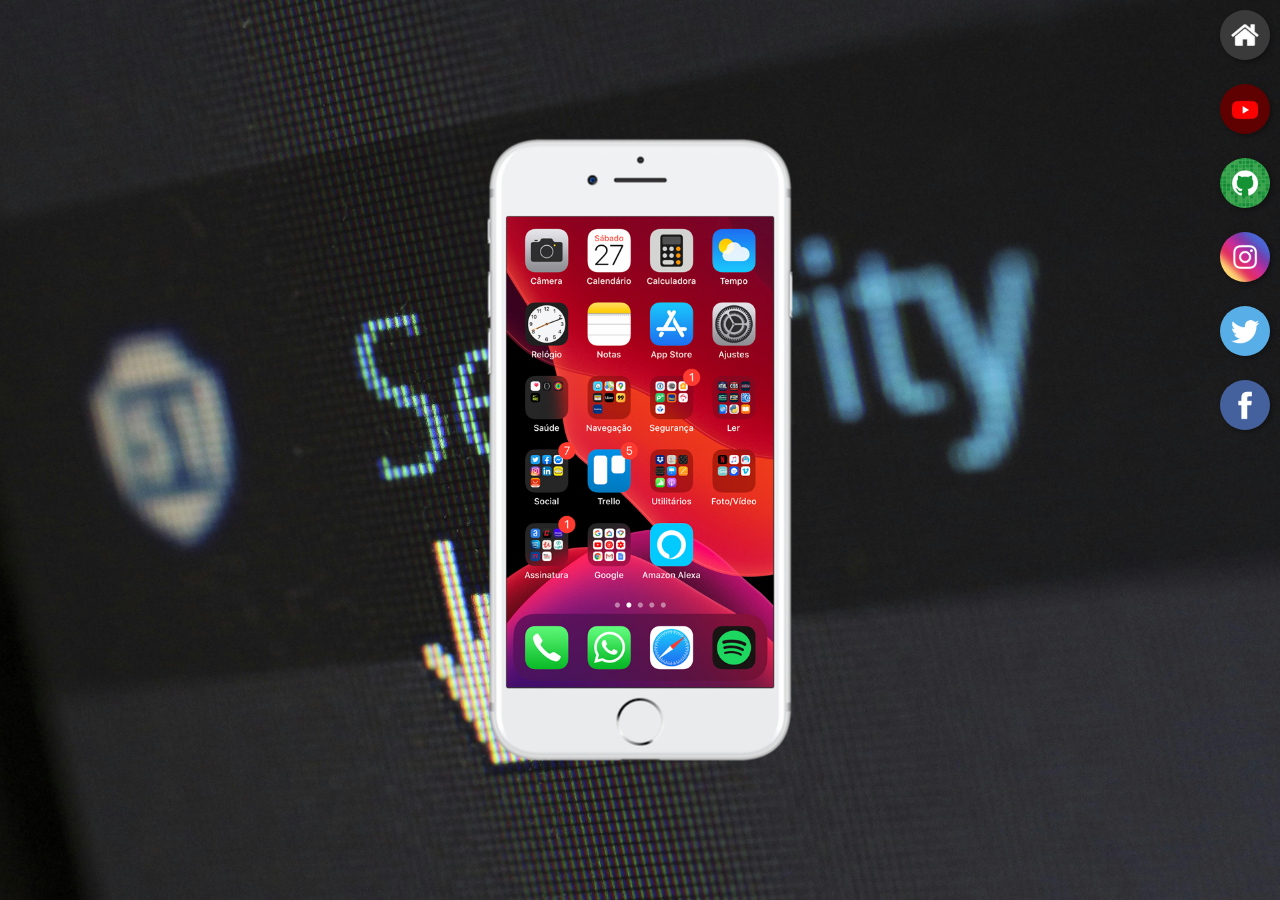
<file: index.html>
<!DOCTYPE html>
<html lang="pt-br">
<head>
    <meta charset="UTF-8">
    <meta name="viewport" content="width=device-width, initial-scale=1.0">
    <link rel="shortcut icon" href="favicon.ico" type="image/x-icon">
    <link rel="stylesheet" href="estilos/style.css">
    <title>Projeto Redes Sociais</title>
</head>
<body>
    <main>
        <section id="telefone">
            <iframe src="home.html" frameborder="0" name="tela" id="tela"></iframe>

        </section>
        <section id="redes-sociais">
           <a href="home.html" target="tela"><img src="imagens/logo-home.jpg" alt="logo-home"></a><br>
           <a href="youtube.html" target="tela"><img src="imagens/logo-youtube.jpg" alt="logo-youtube"></a><br>
           <a href="github.html" target="tela"><img src="imagens/logo-github.jpg" alt="logo-github"></a><br>
           <a href="instagram.html" target="tela"><img src="imagens/logo-instagram.jpg" alt="logo-instagram"></a><br>
           <a href="twitter.html" target="tela"><img src="imagens/logo-twitter.jpg" alt="logo-twitter"></a><br>
           <a href="facebook.html" target="tela"><img src="imagens/logo-facebook.jpg" alt="logo-facebook"></a>

        </section>
    </main>
</body>
</html>
</file>
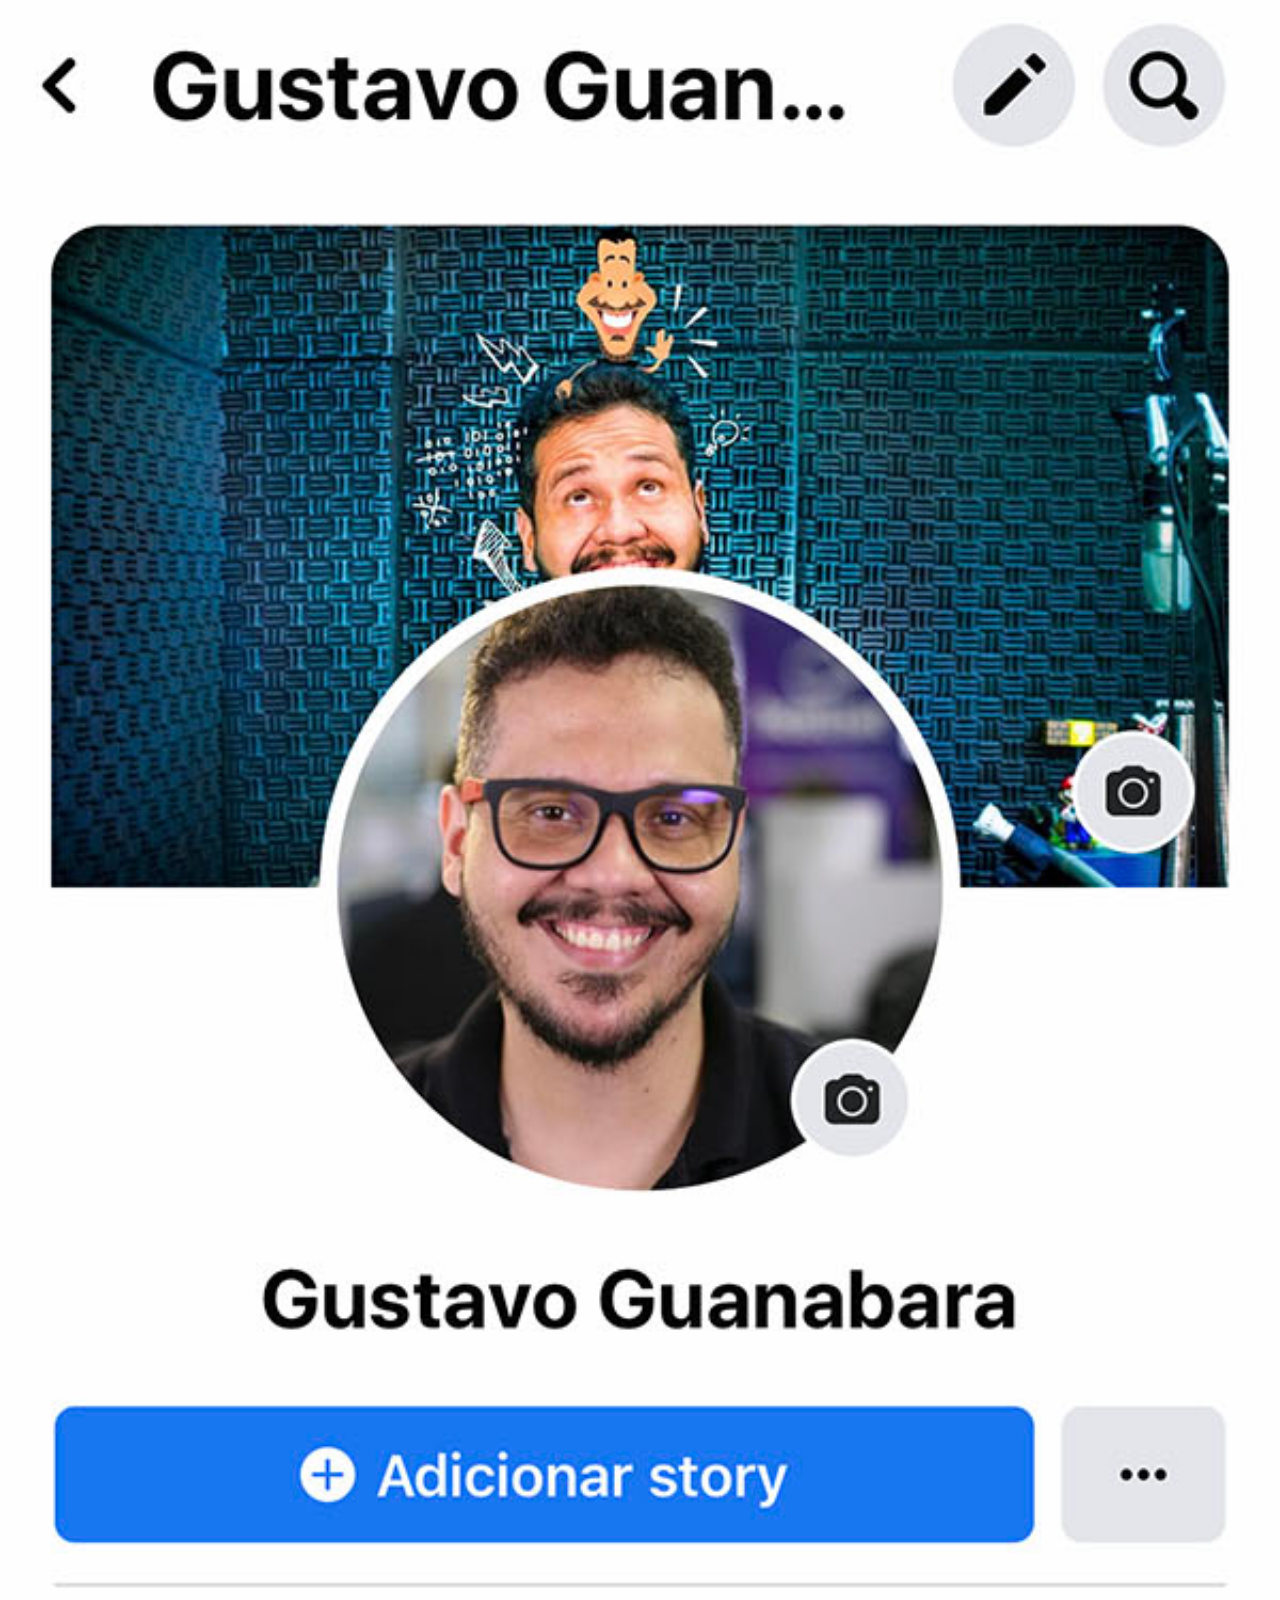
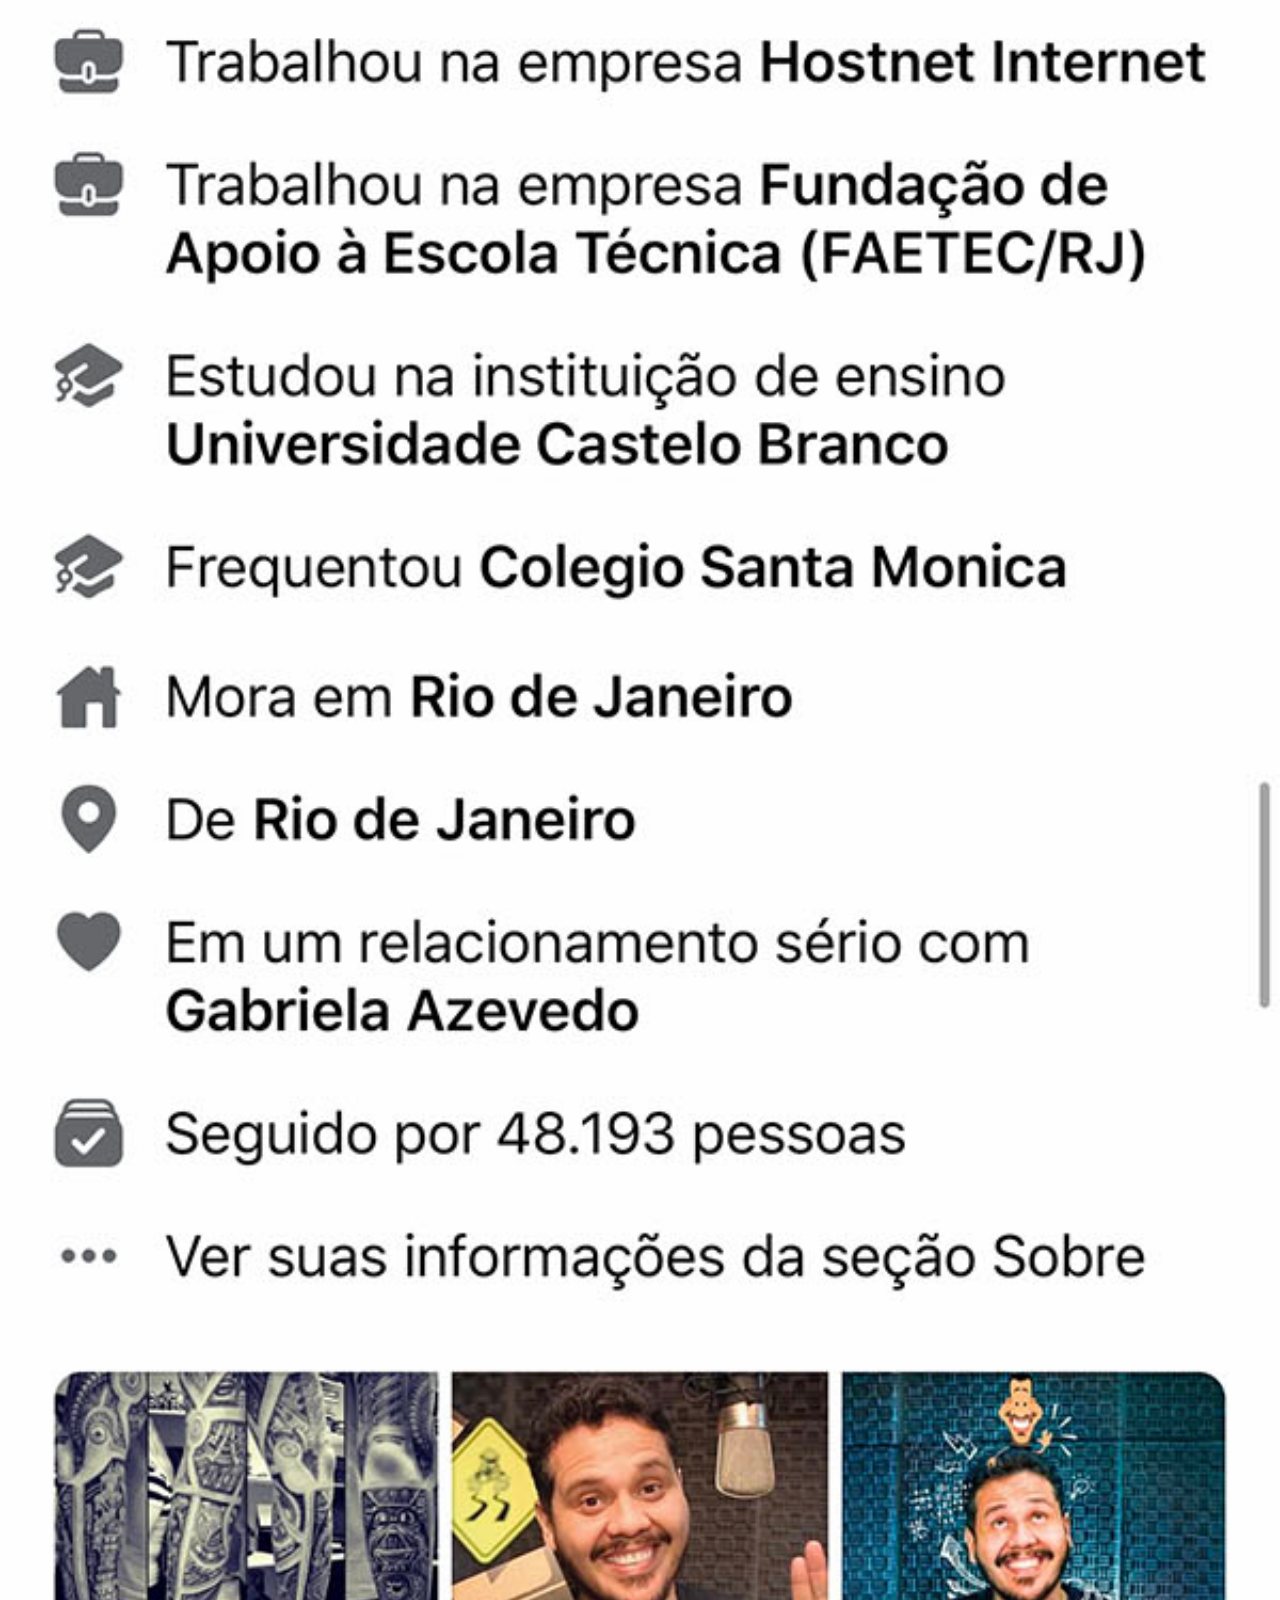
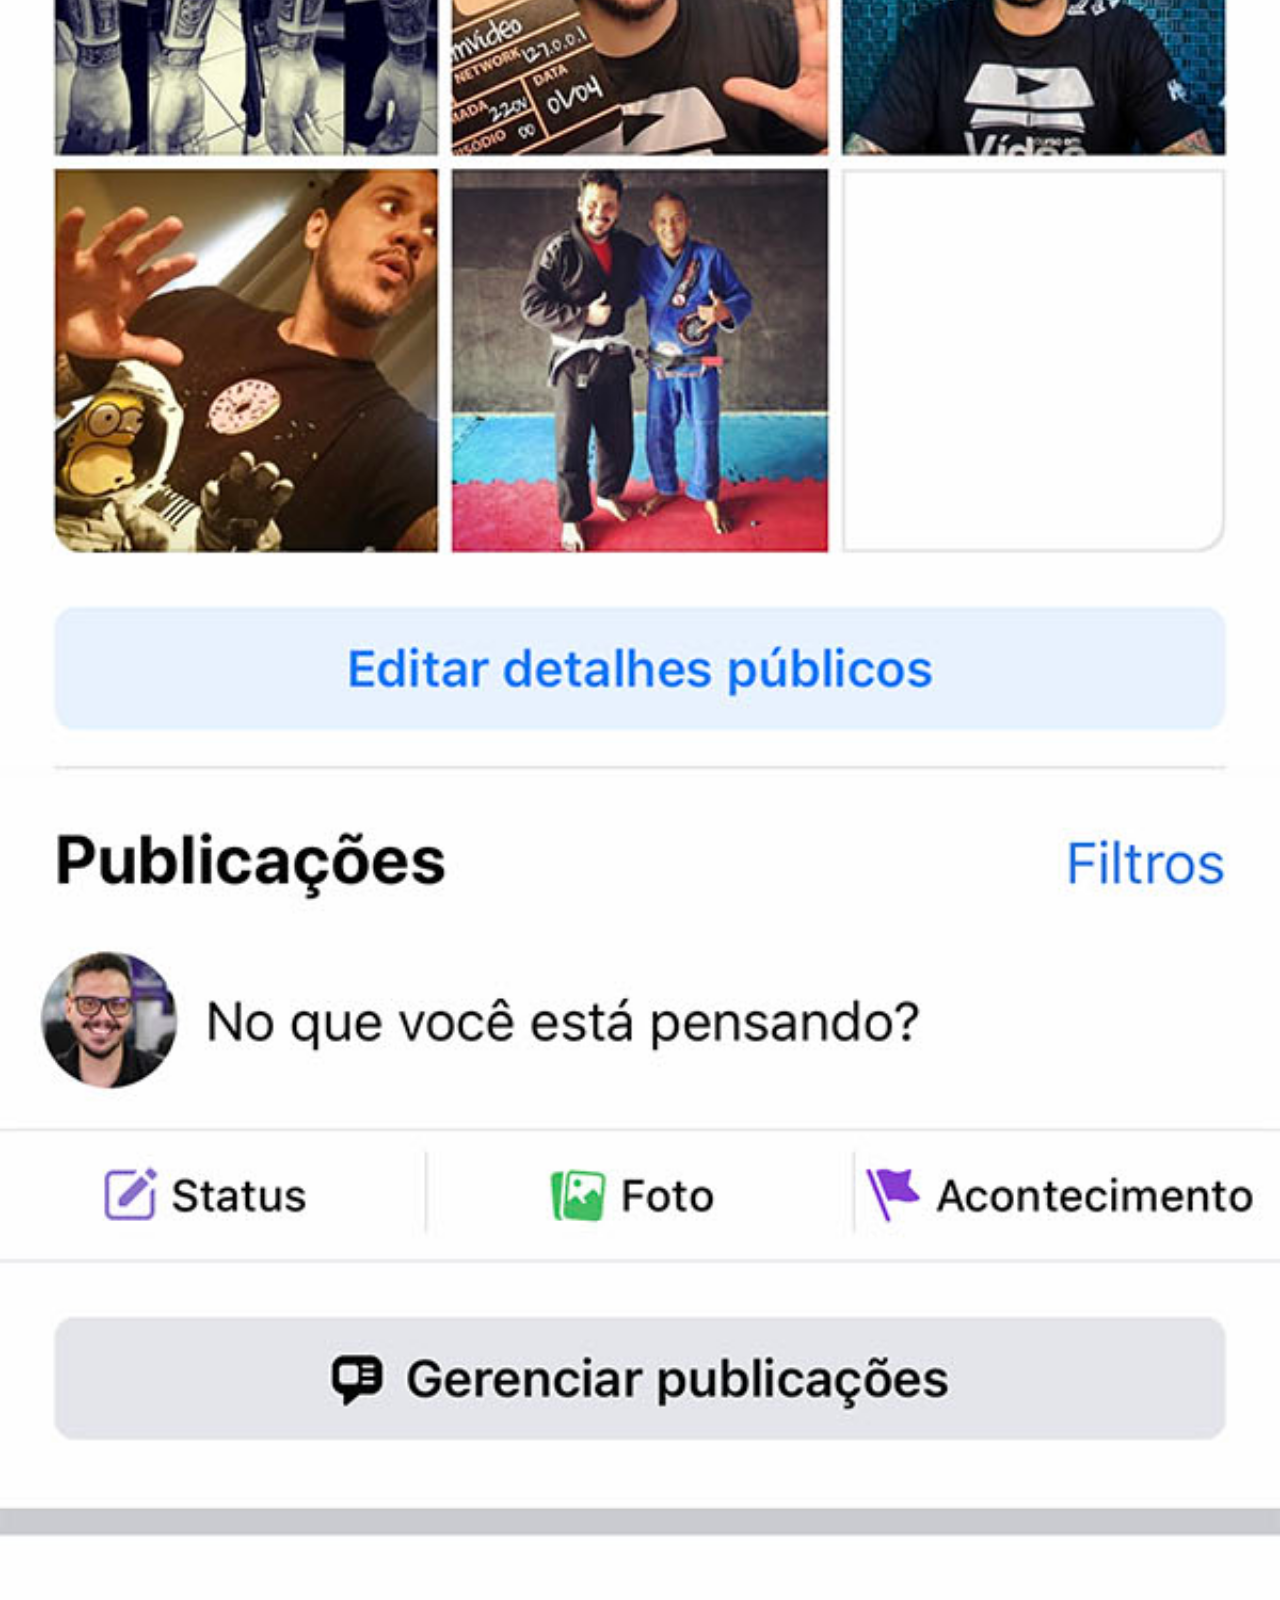
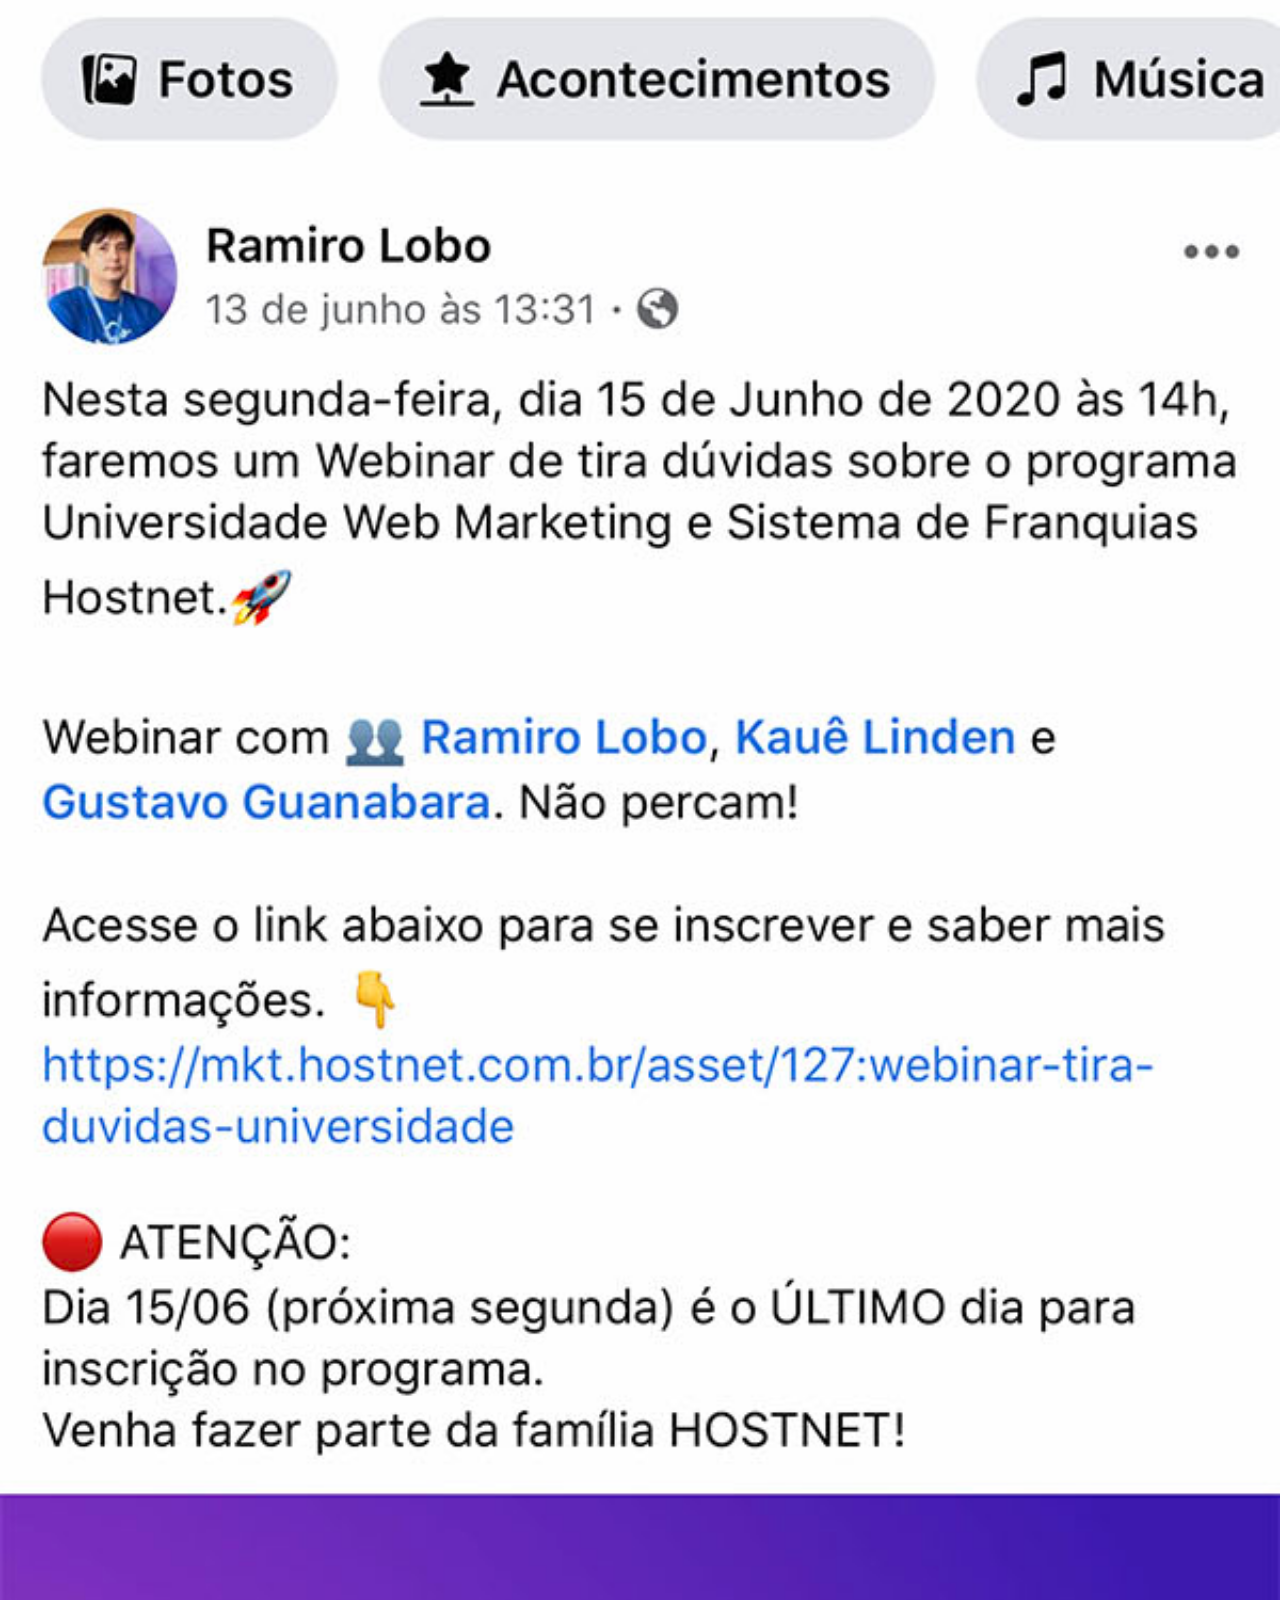
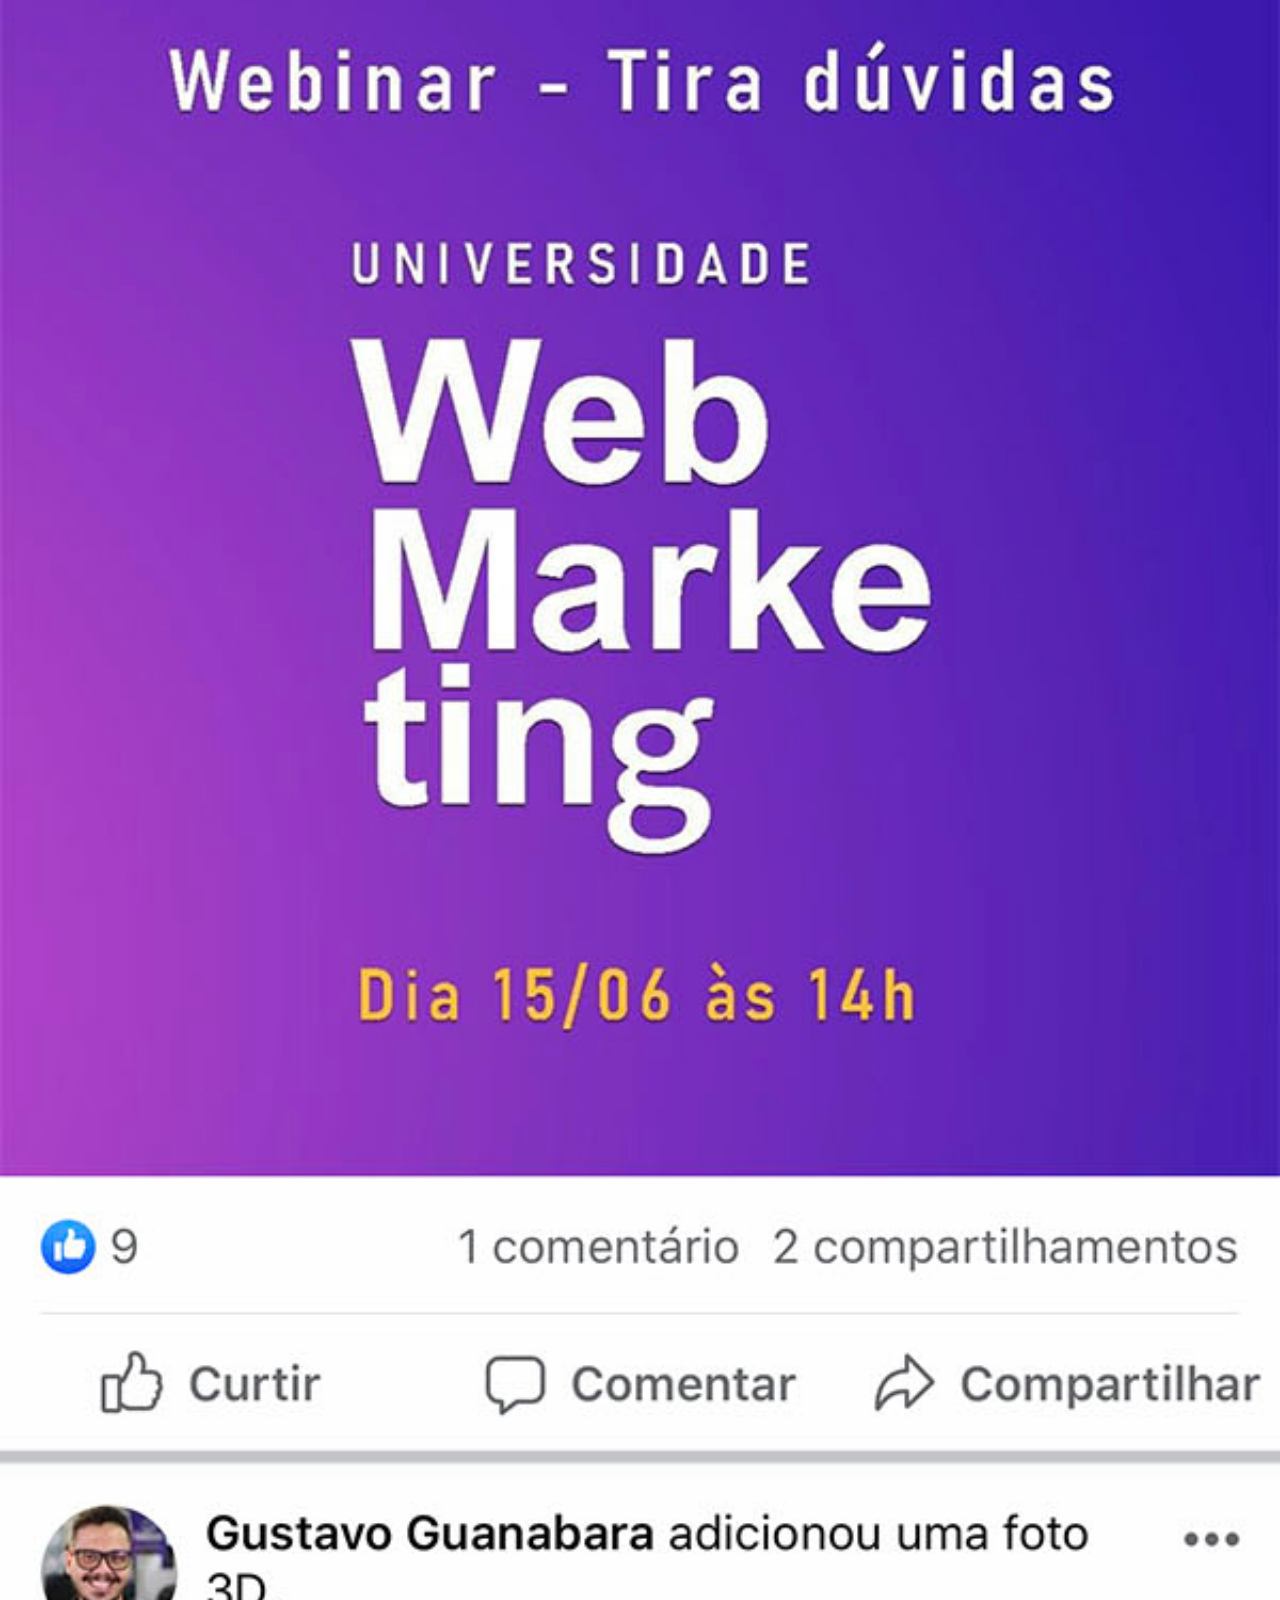
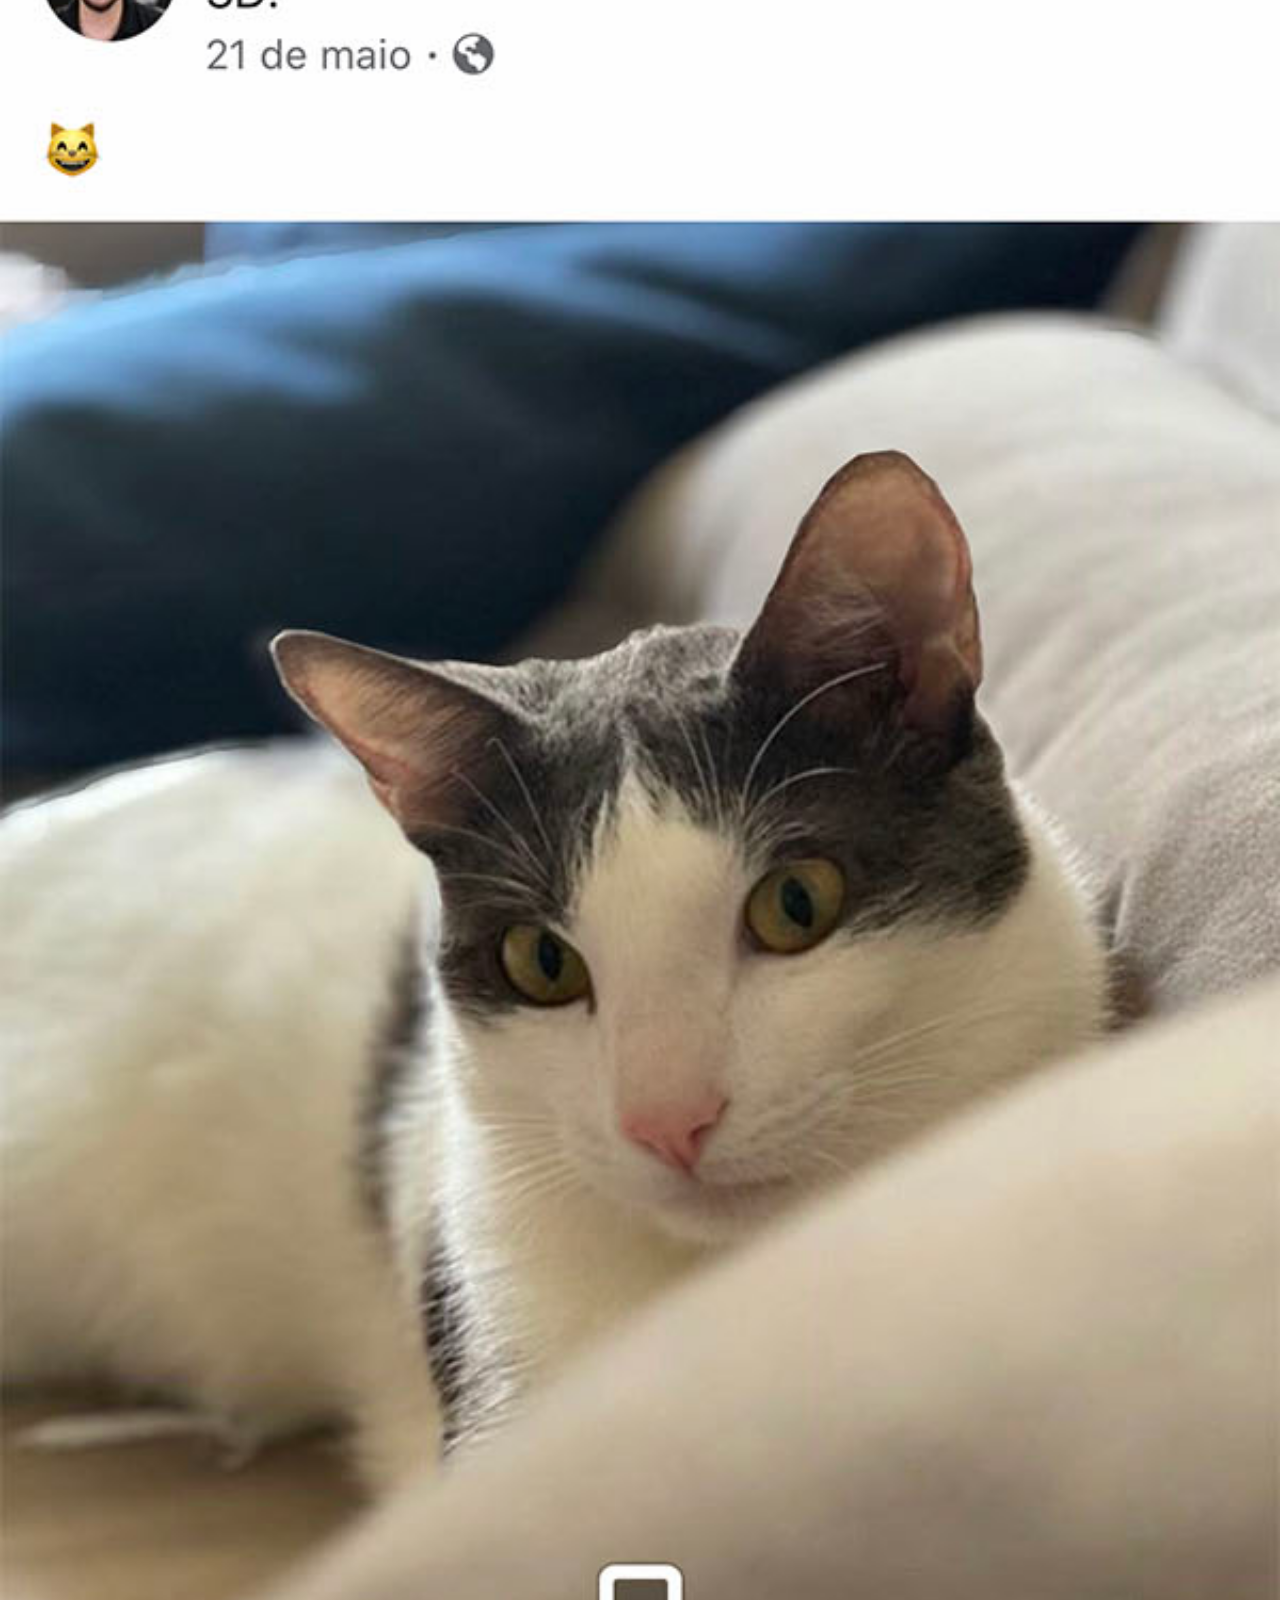
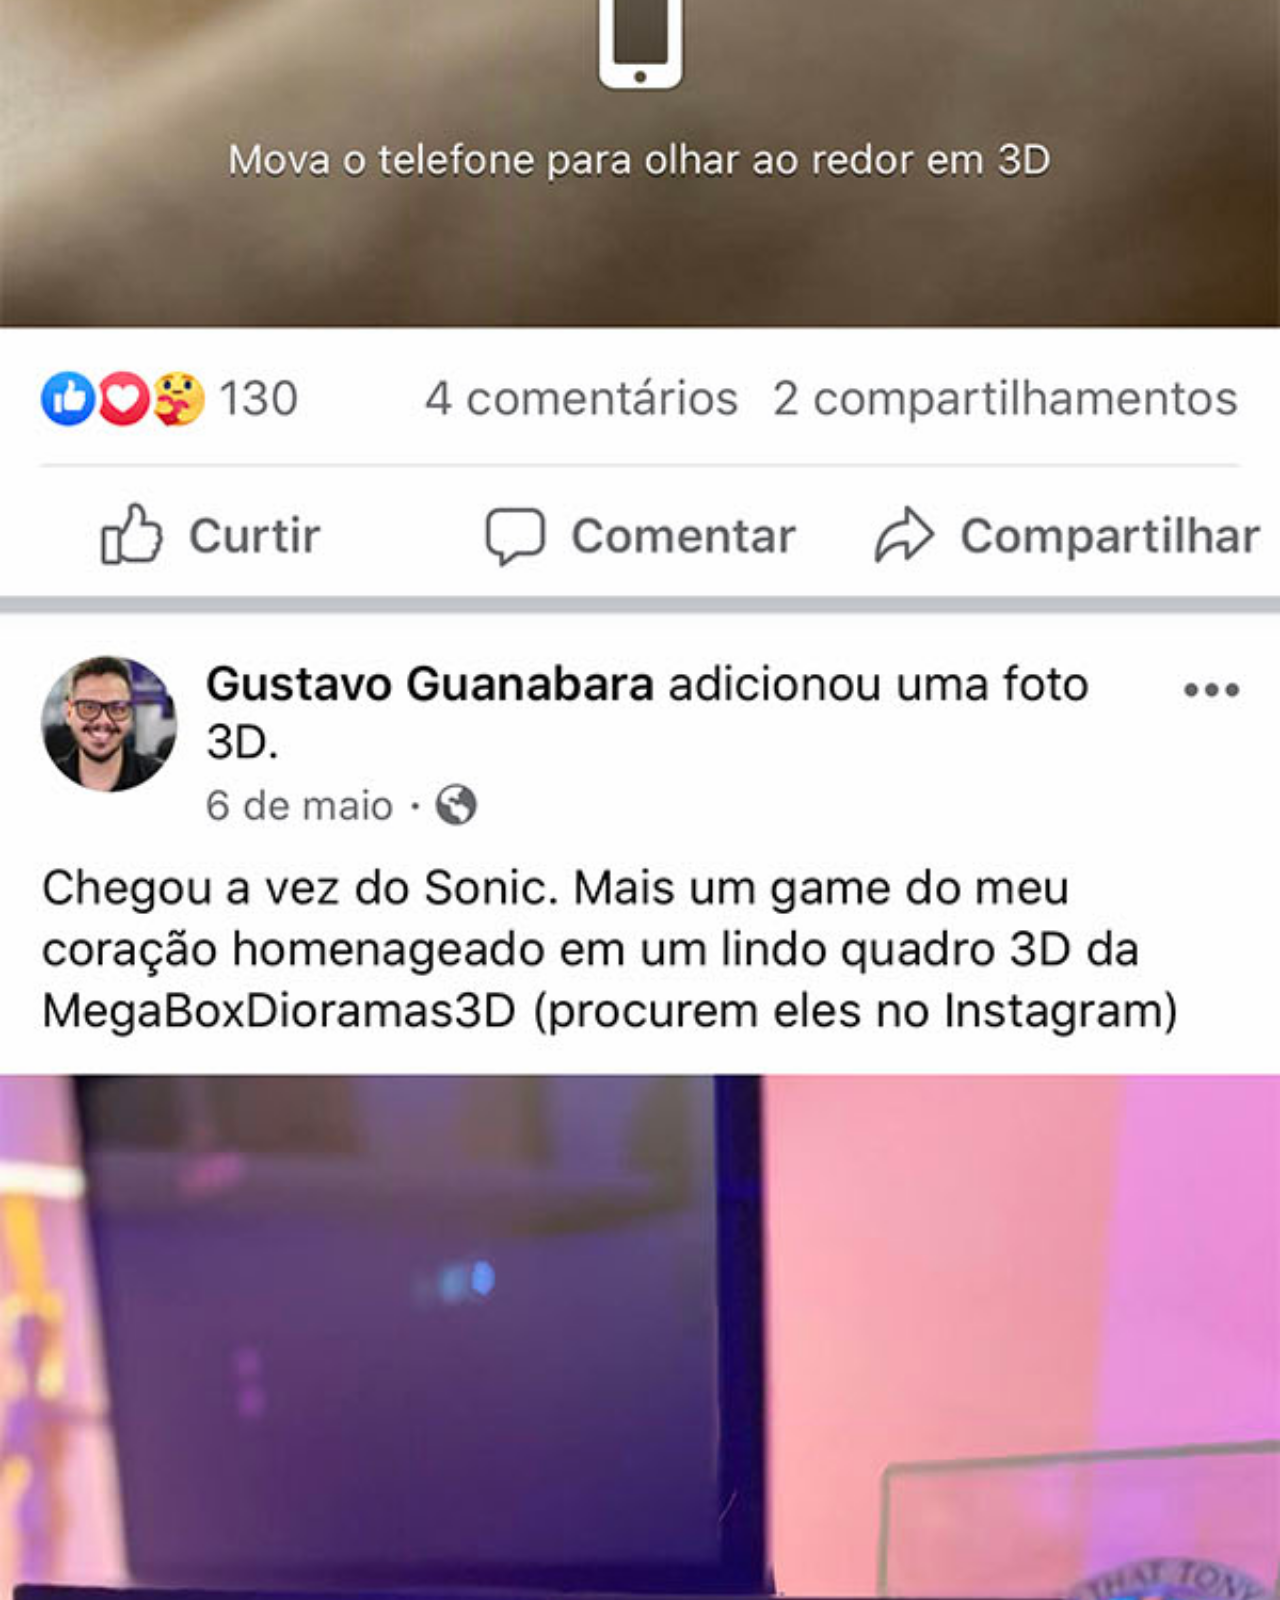
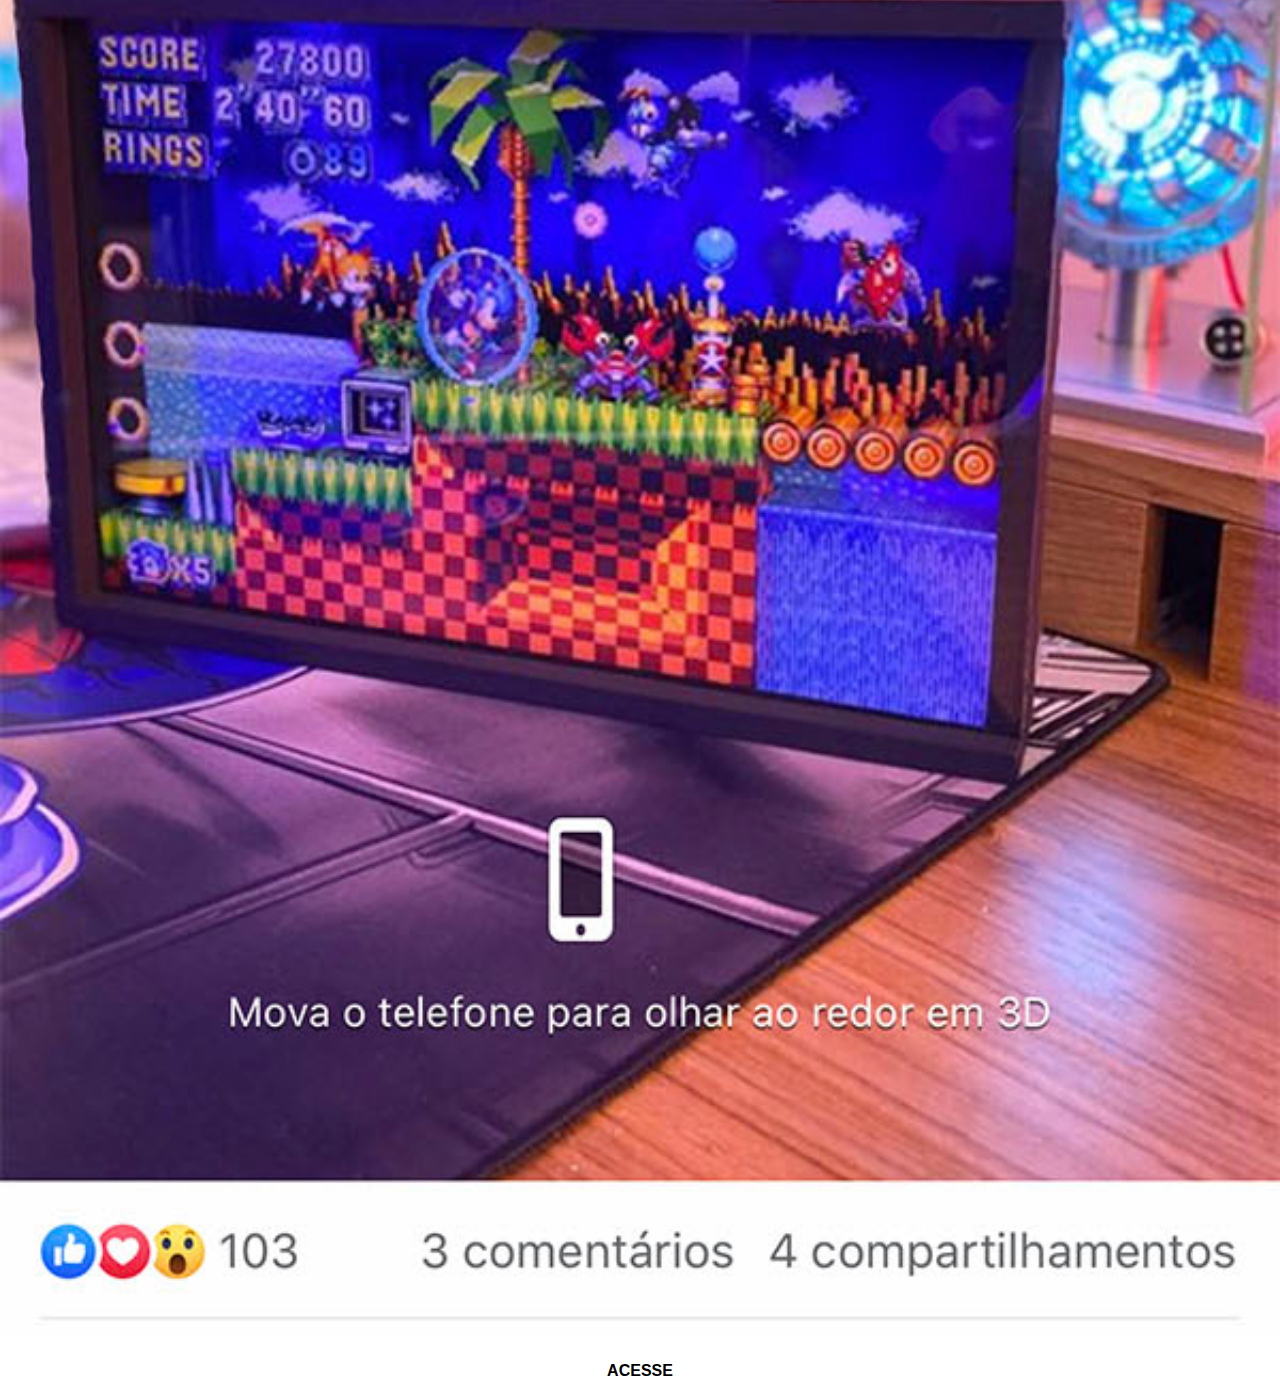
<file: facebook.html>
<!DOCTYPE html>
<html lang="pt-br">
<head>
    <meta charset="UTF-8">
    <meta name="viewport" content="width=device-width, initial-scale=1.0">
    <title>Facebook</title>
    <style>
        *{
            margin: 0px;
            padding: 0px;
            font-family: arial;
        }

        ::-webkit-scrollbar{
            width: 0px;
            height: 0px;
        }

        img{
            width: 100vw;
        }

        a{
            display: block;
            padding: 20px;
            text-align: center;
            text-decoration: none;
            background-color: white;
            color: black ;
            font-weight: bolder;
        }

        a:hover{
            background-color: #3B579D;
            color: white;
            text-decoration: underline;
        }
    </style>
</head>
<body>
    <img src="imagens/tela-facebook.jpg" alt="Facebook">
    <a href="https://www.facebook.com/gustavoguanabara/?locale=pt_BR" target="_blank">ACESSE</a>
</body>
</html>
</file>
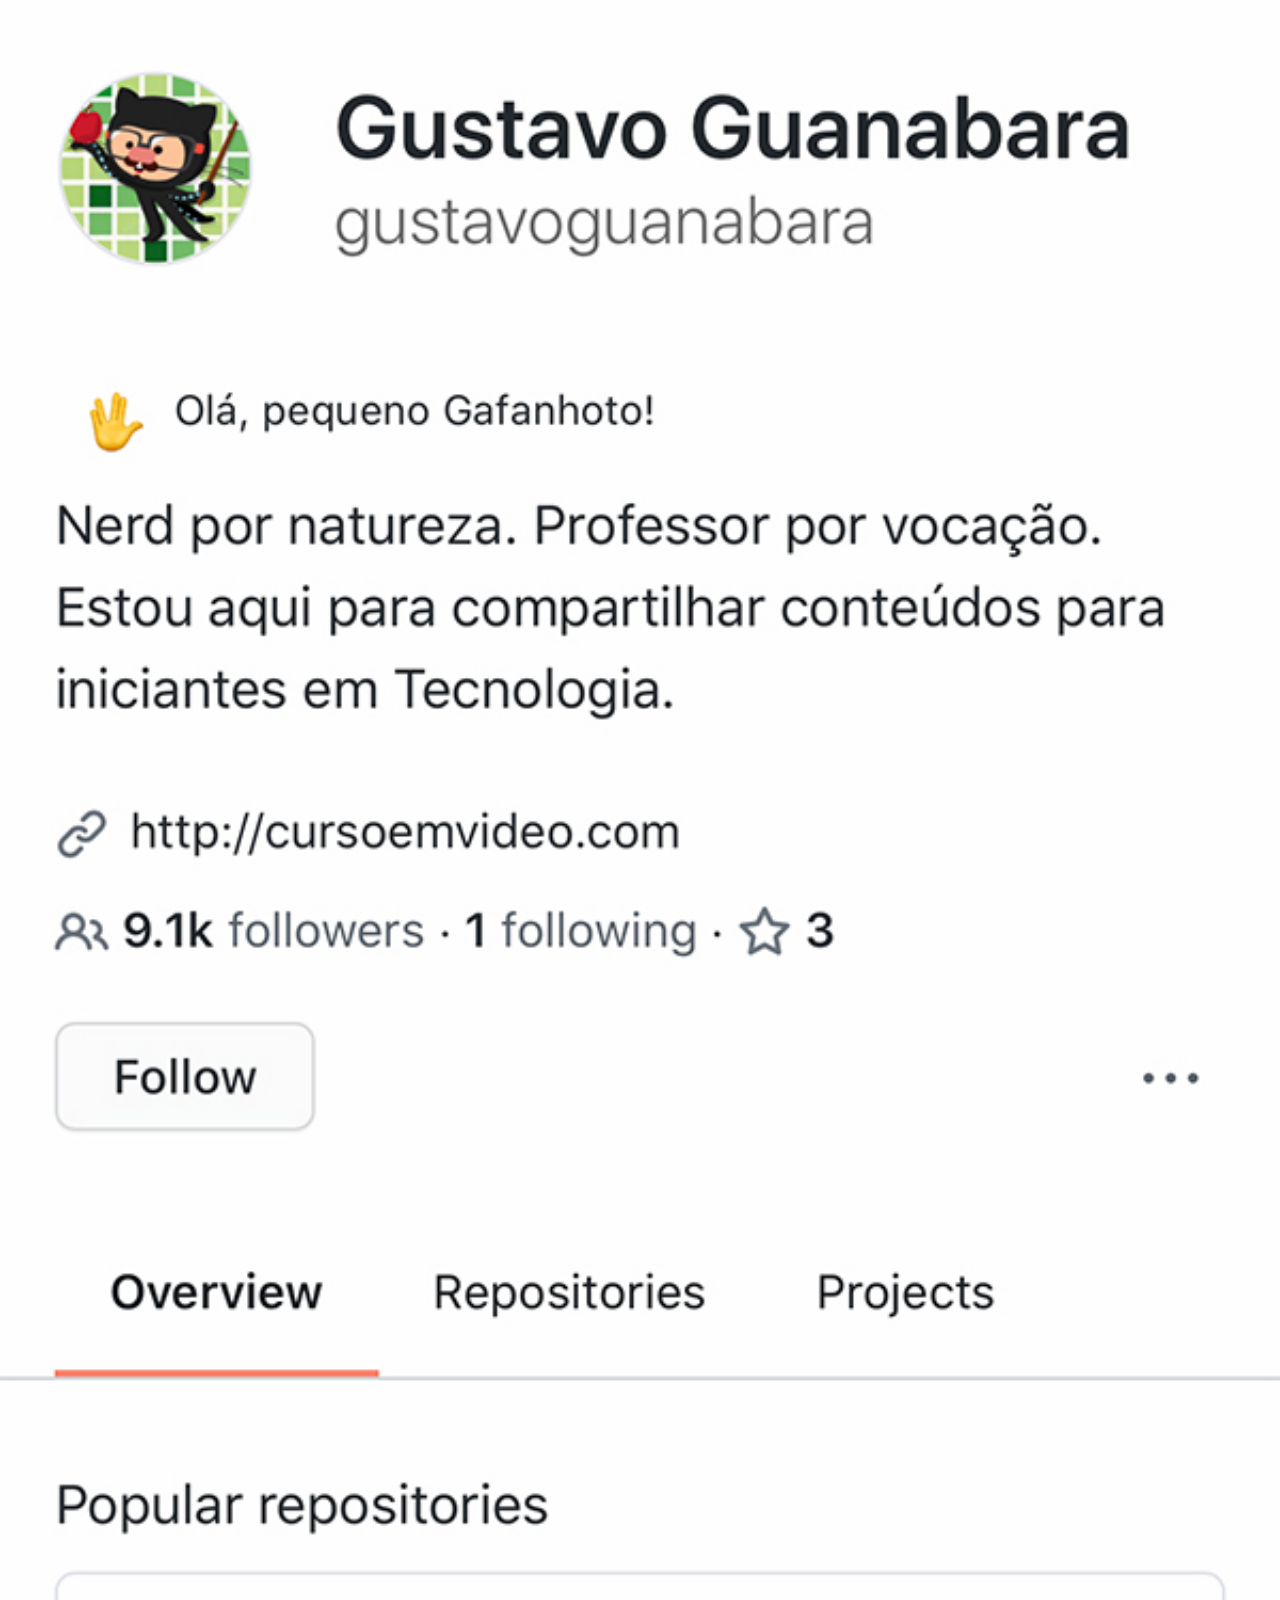
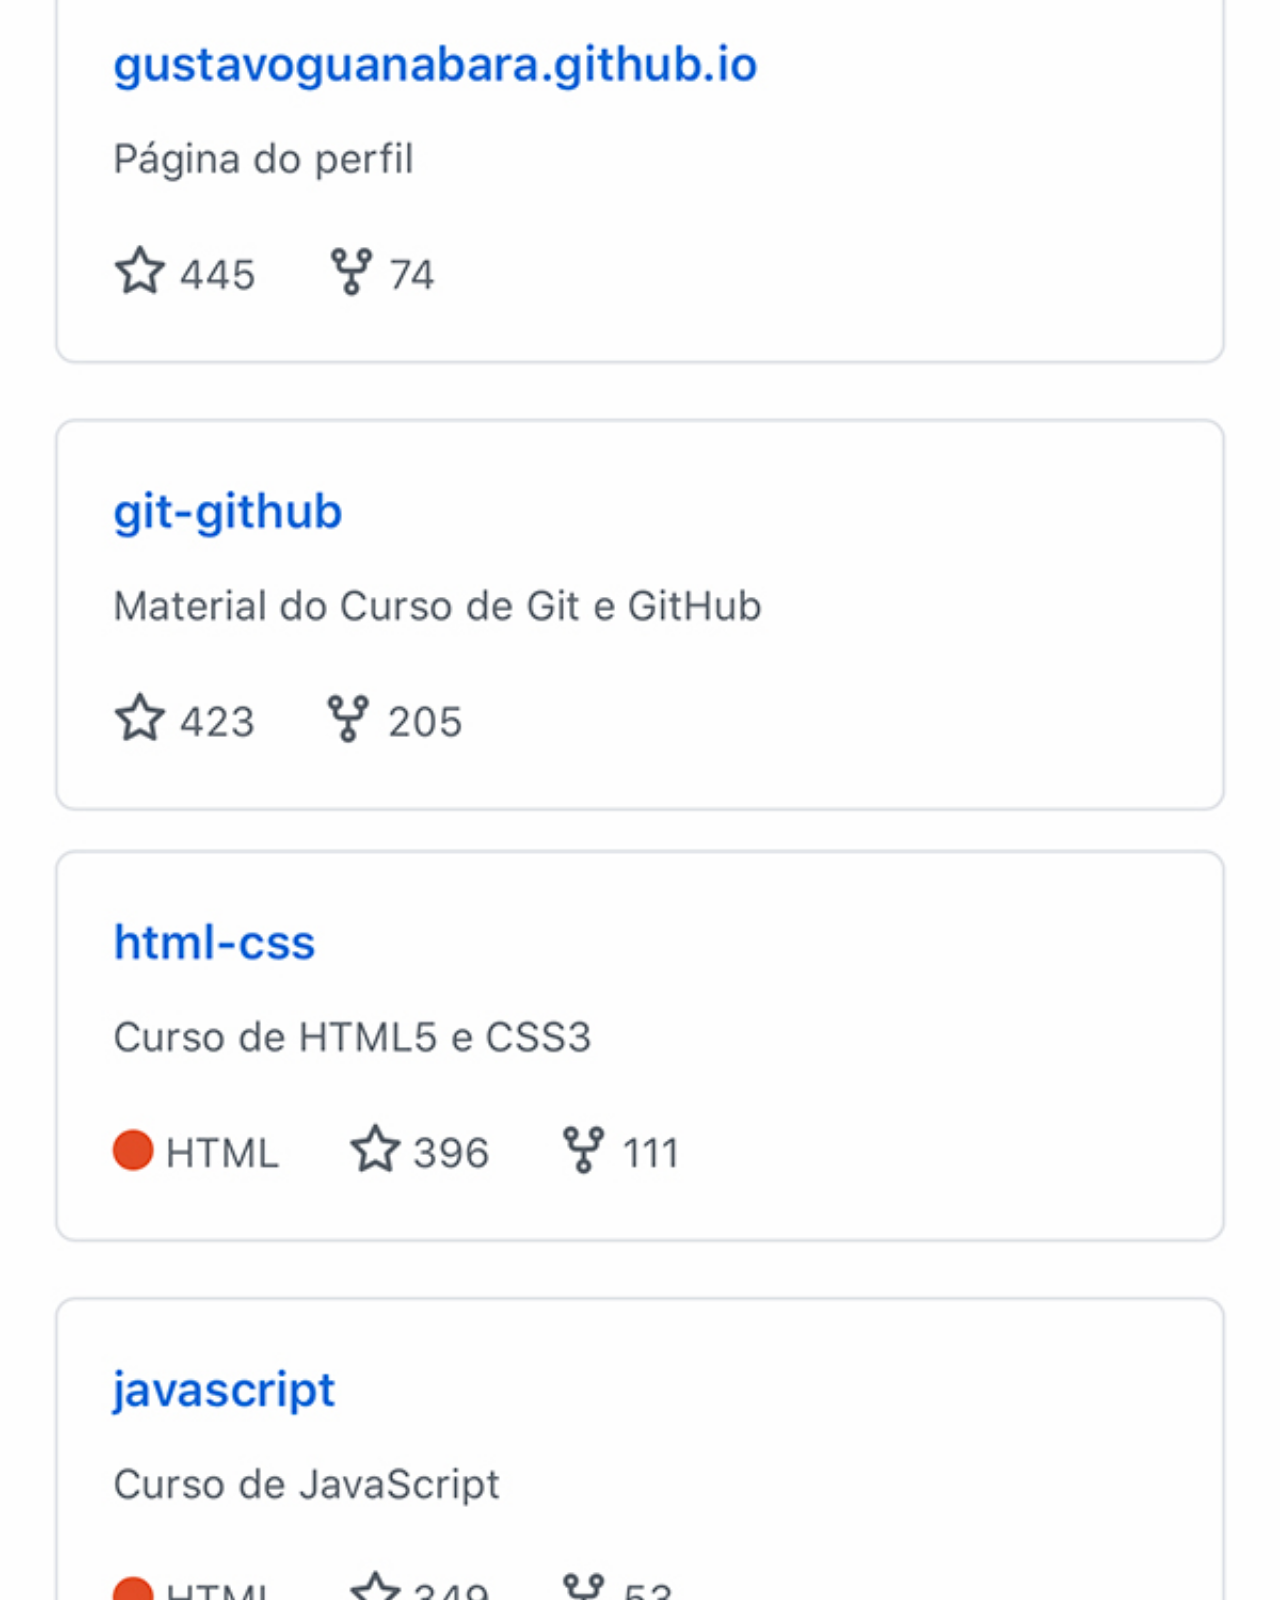
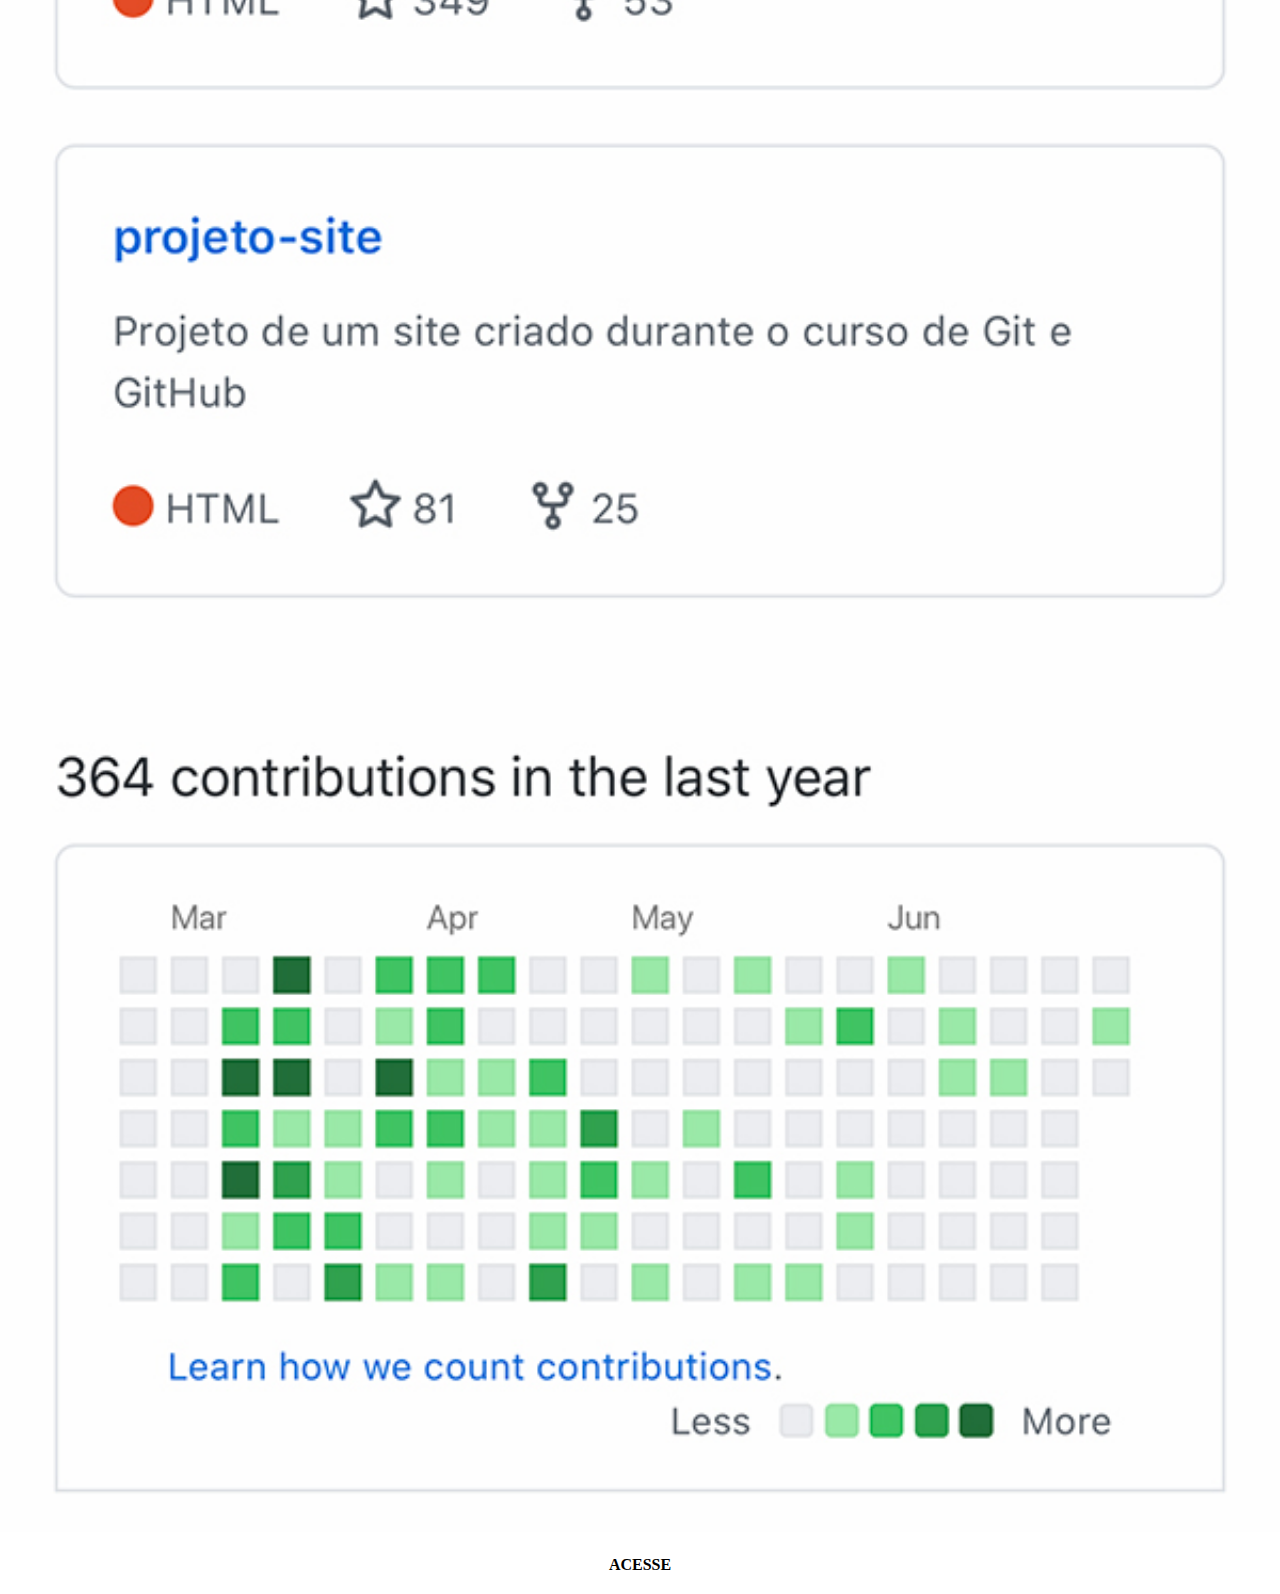
<file: github.html>
<!DOCTYPE html>
<html lang="pt-br">
<head>
    <meta charset="UTF-8">
    <meta name="viewport" content="width=device-width, initial-scale=1.0">
    <title>GitHub</title>
    <style>
        *{
            margin: 0px;
            padding: 0px;
        }

        ::-webkit-scrollbar{
            width: 0px;
            height: 0px;
        }
        
        img{
            width: 100vw;

        }
        a{
            display: block;
            padding: 20px;
            background-color: white;
            color: black;
            font-weight: bolder;
            text-align: center;
            text-decoration: none;
        }

        a:hover{
            background-color: green;
            color: white;
        }
    </style>
</head>
<body>
    <img src="imagens/tela-github.jpg" alt="GitHub">
    <a href="https://github.com/">ACESSE</a>
</body>
</html>
</file>
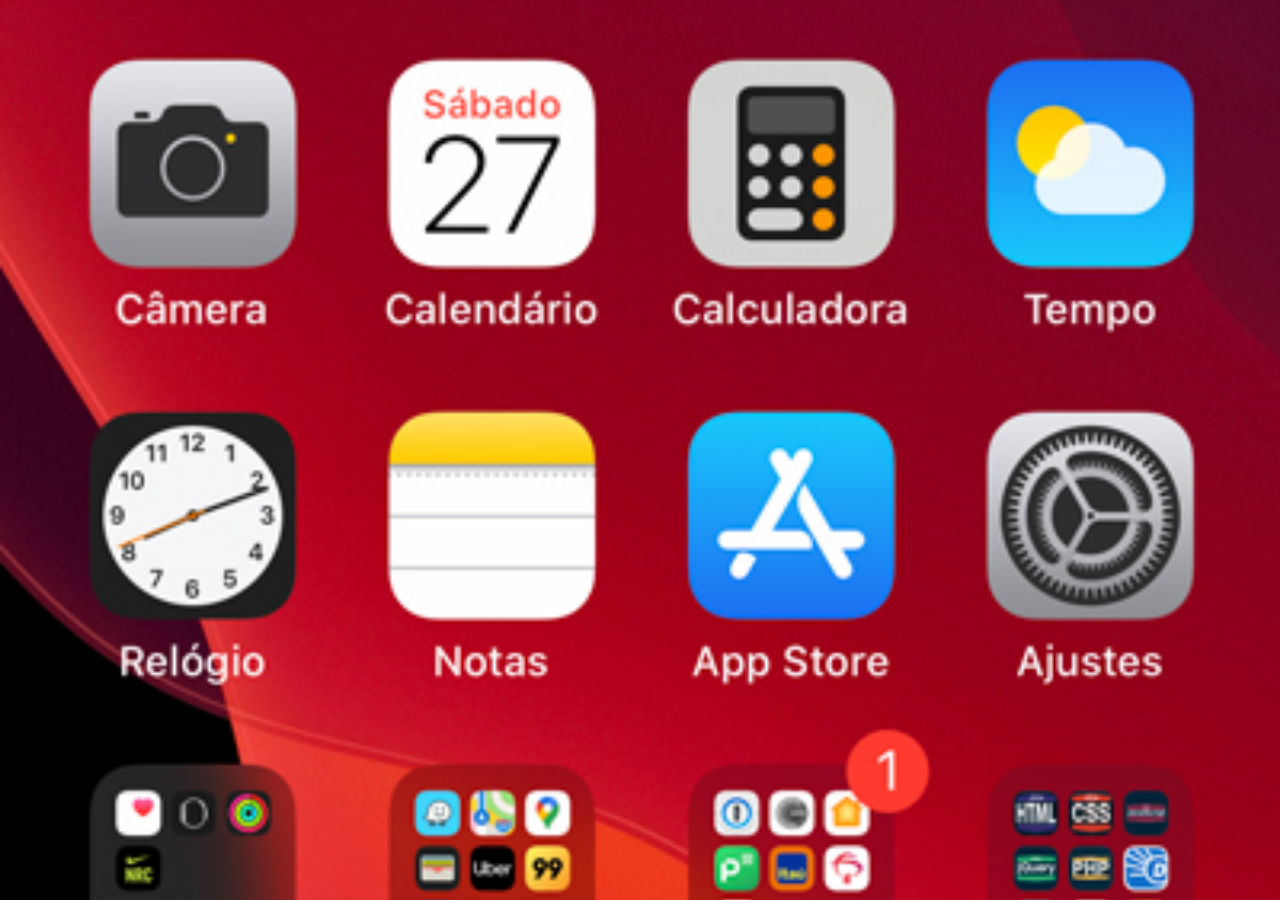
<file: home.html>
<!DOCTYPE html>
<html lang="pt-br">
<head>
    <meta charset="UTF-8">
    <meta name="viewport" content="width=device-width, initial-scale=1.0">
    <title>Homet</title>
    <style>
        *{
            margin: 0px;
            padding: 0px;
        }

        body{
            height: 100vh;
            width: 100vw;
            background: black url('imagens/tela-home.jpg') no-repeat top center;
            background-size: cover;
        }
    </style>
</head>
<body>
    
</body>
</html>
</file>
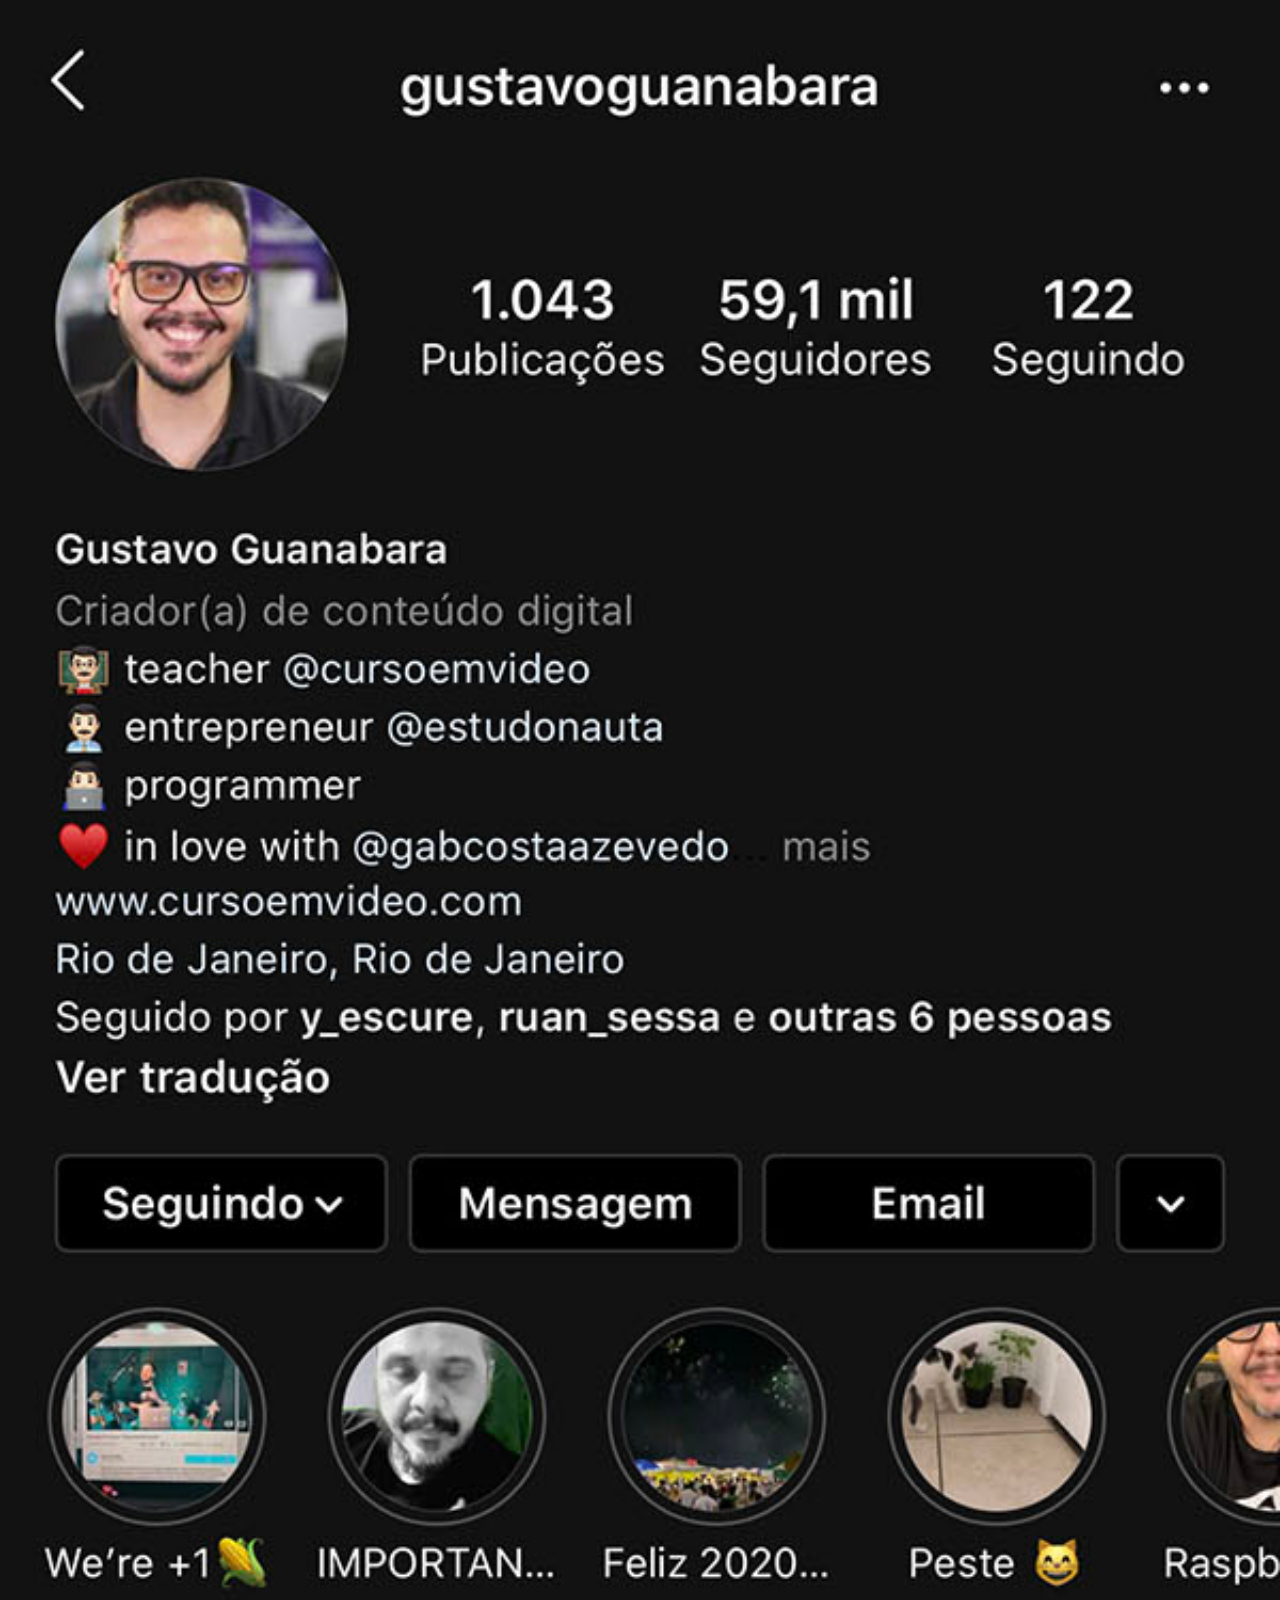
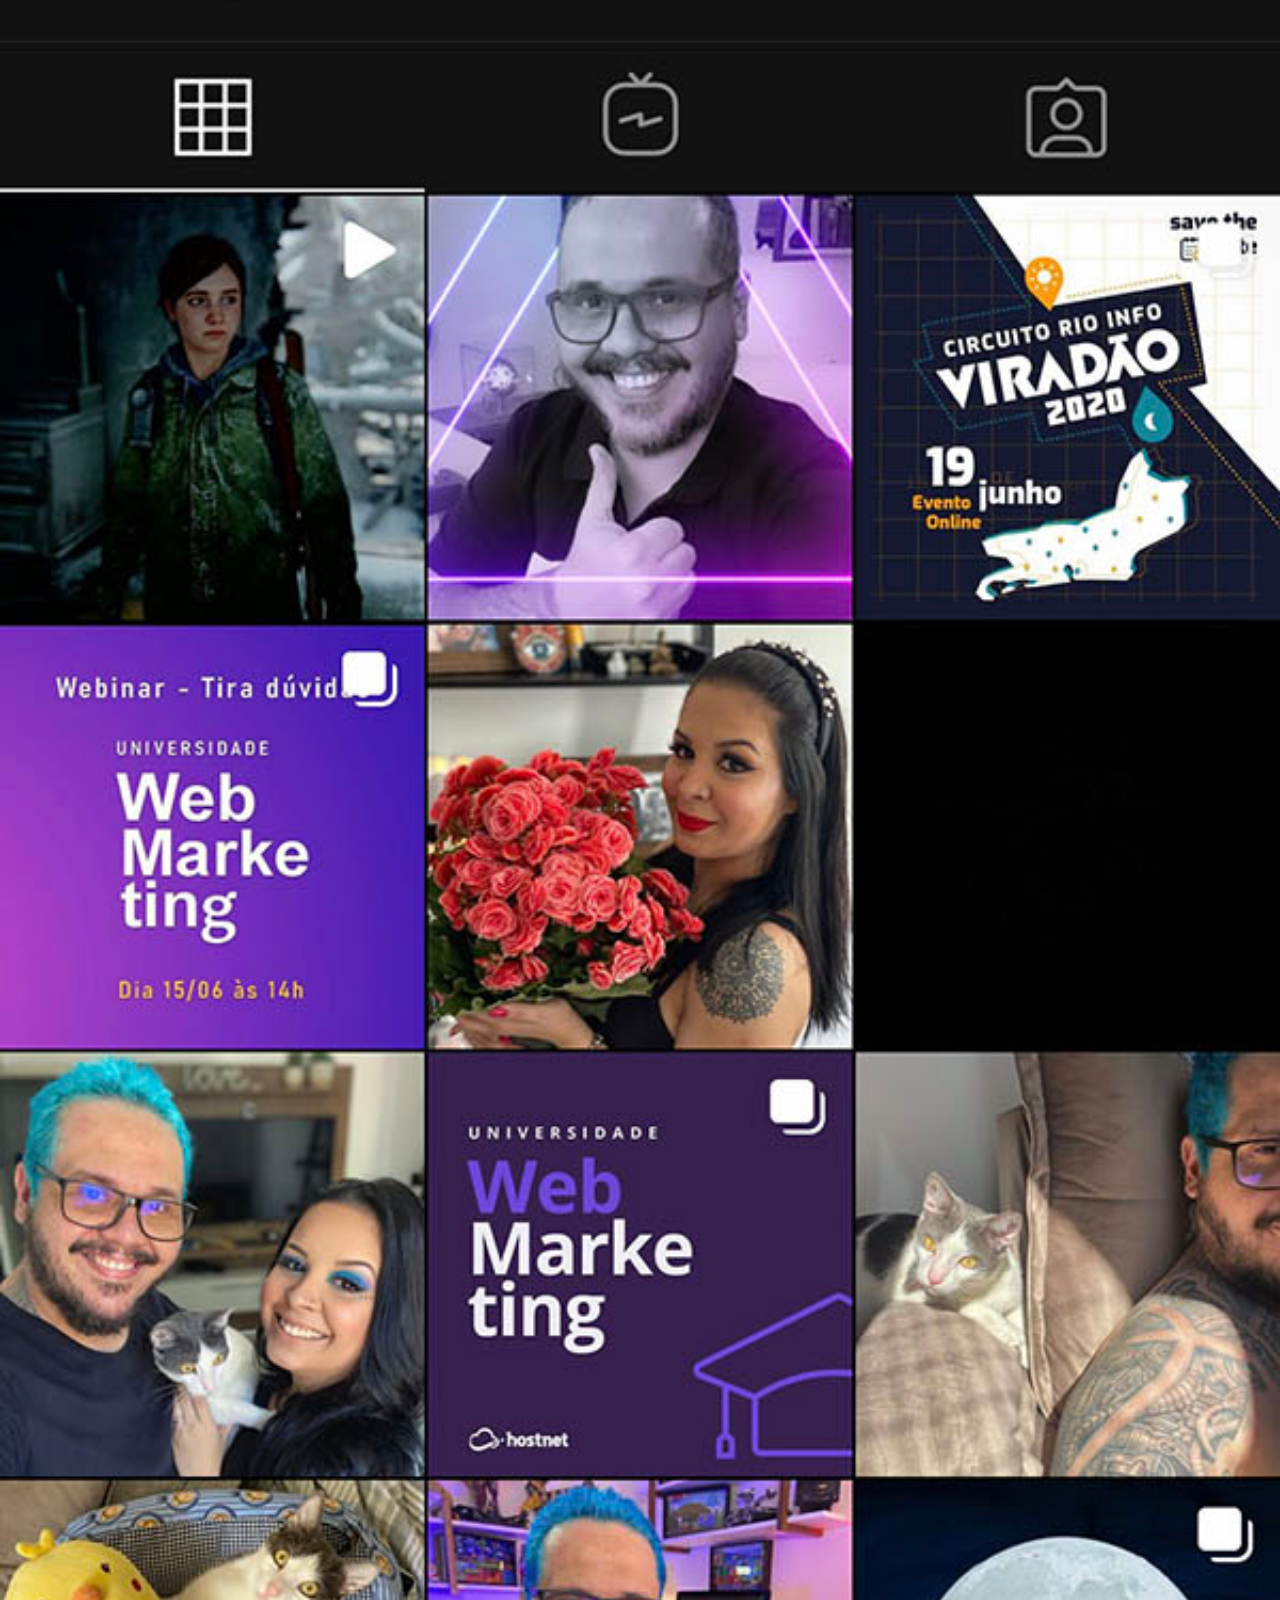
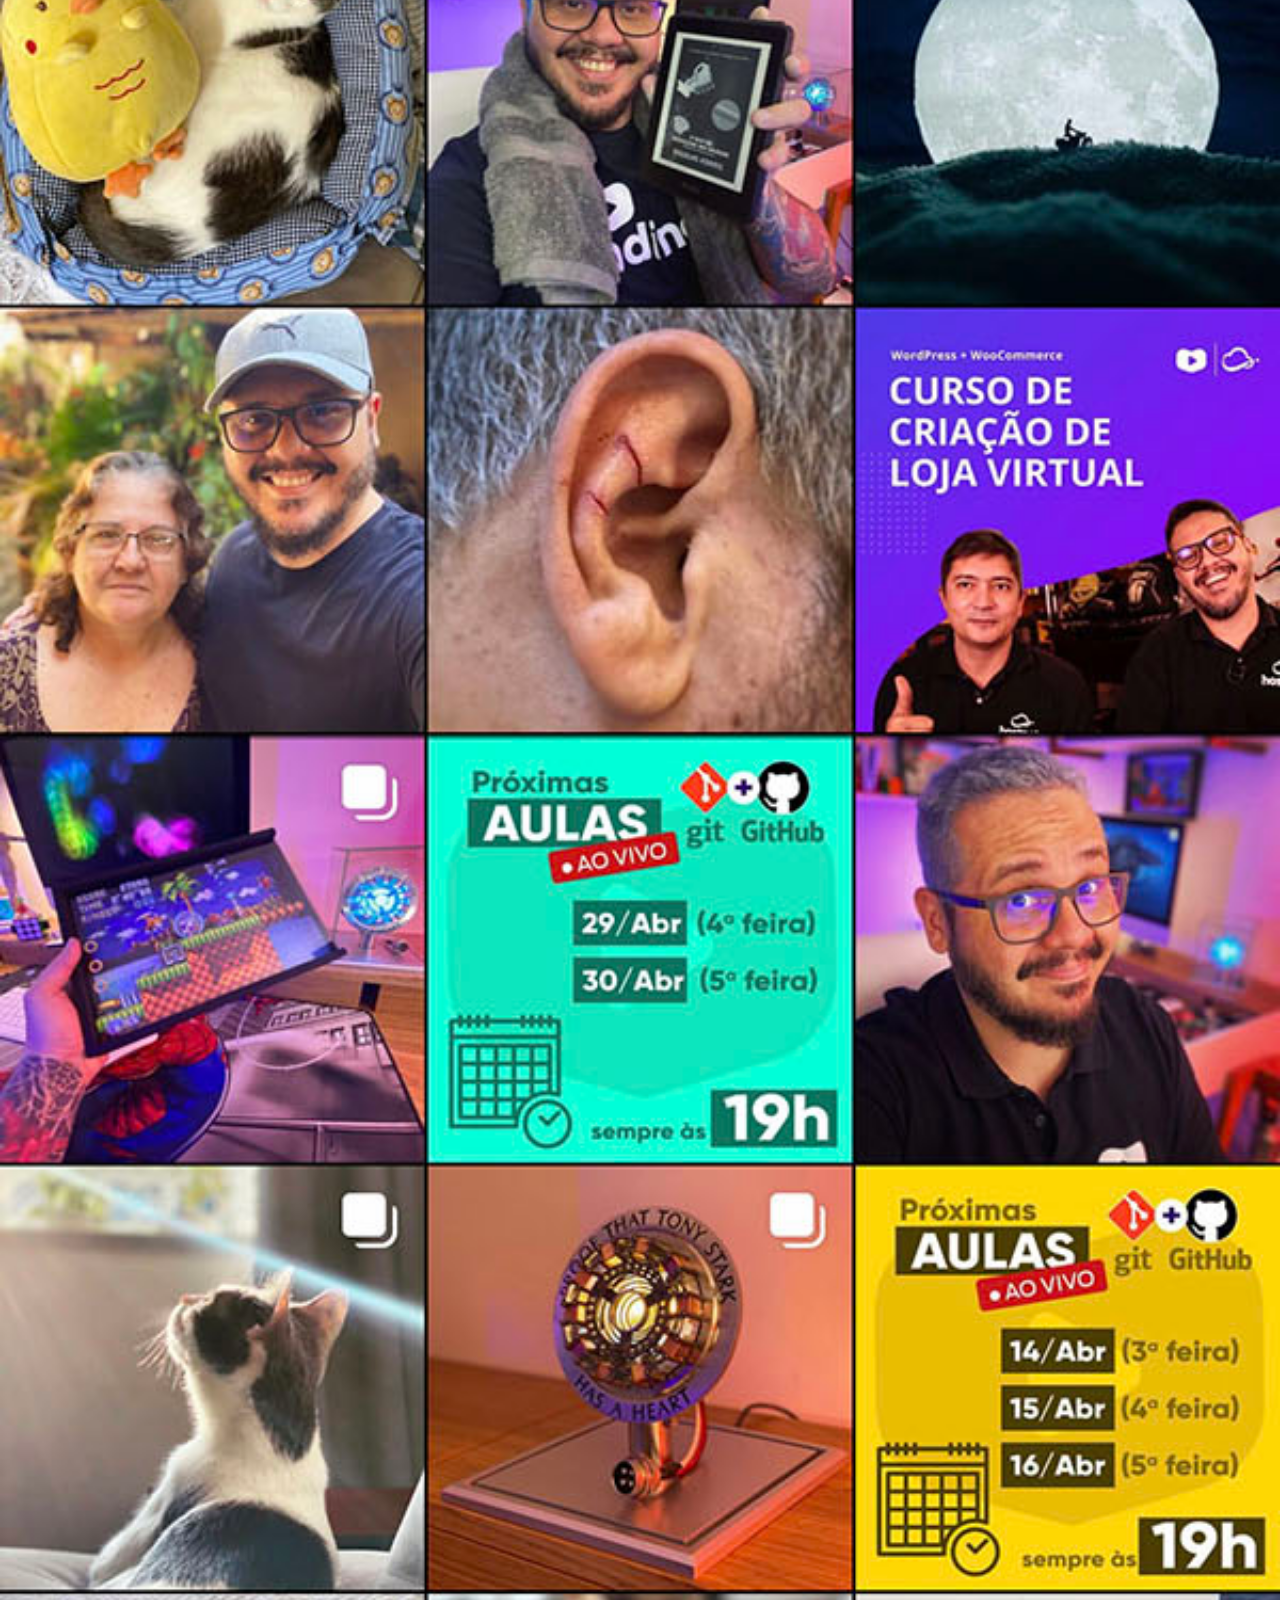
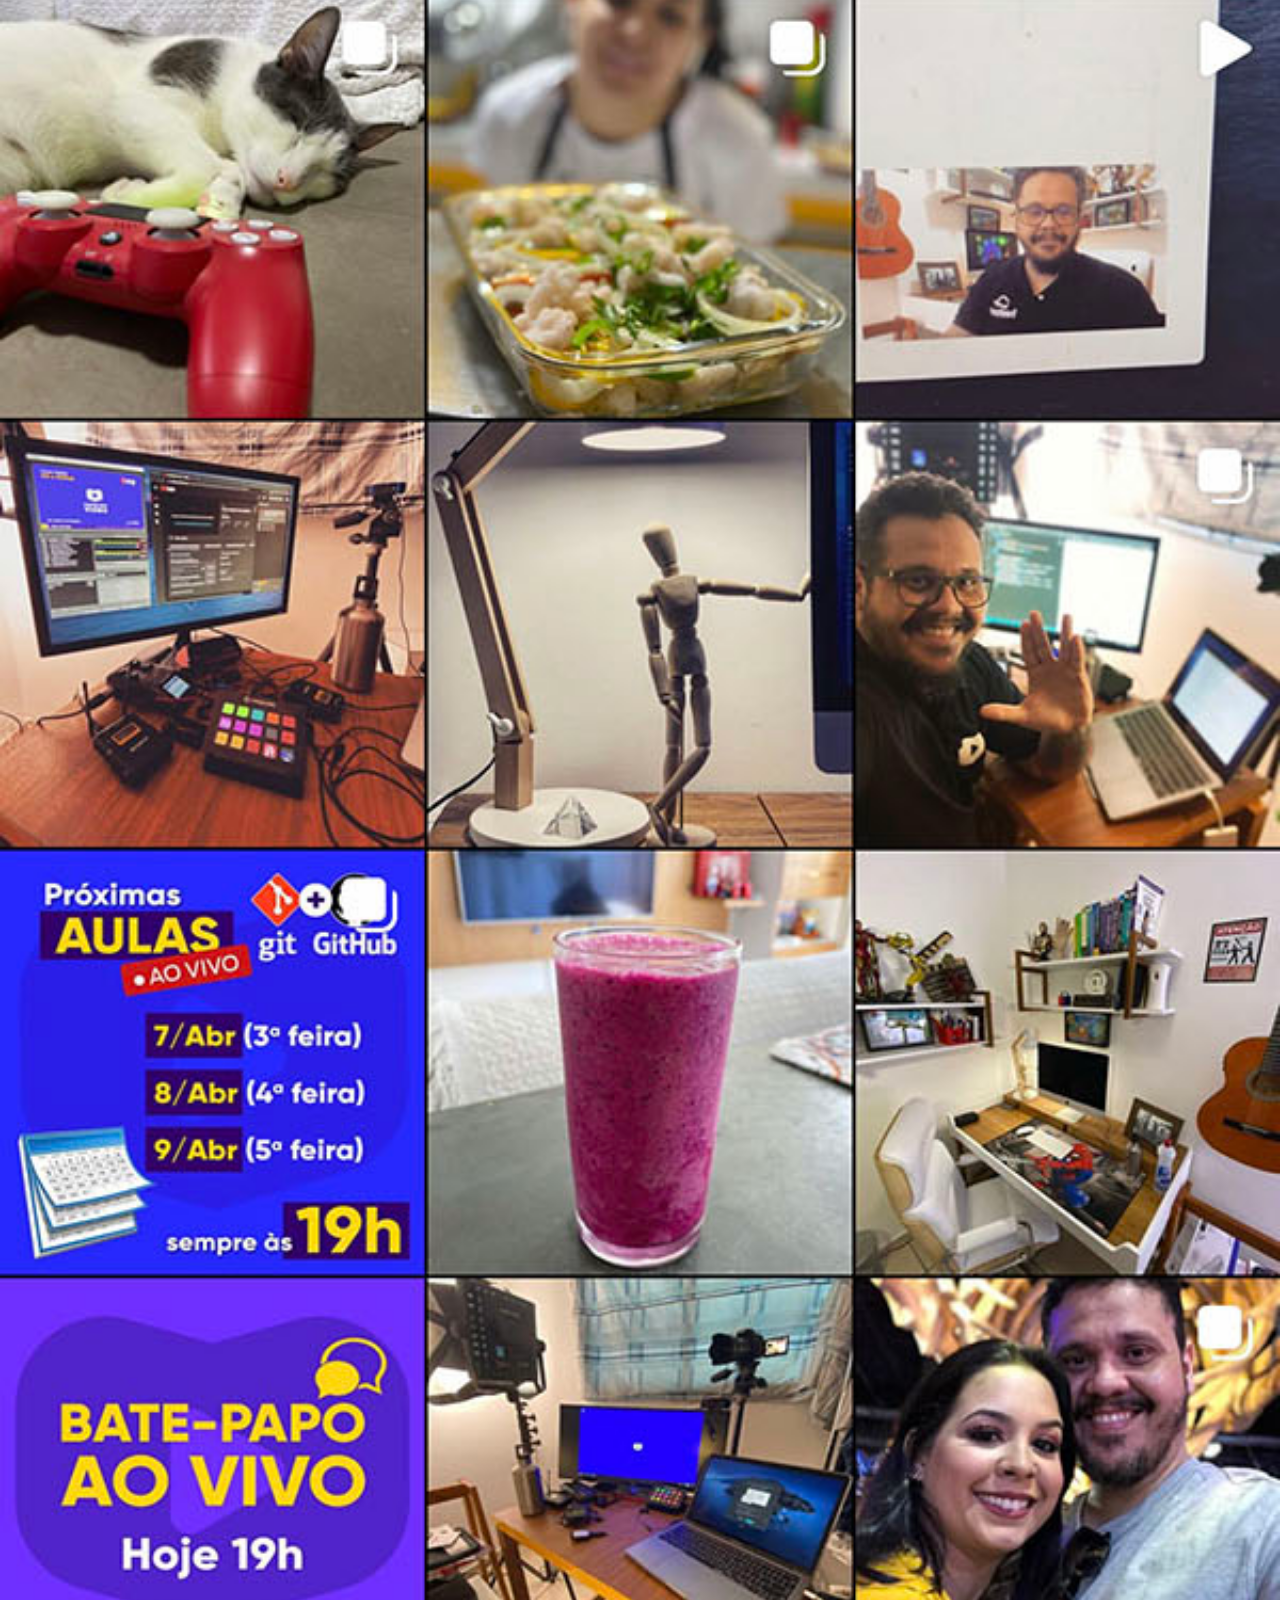
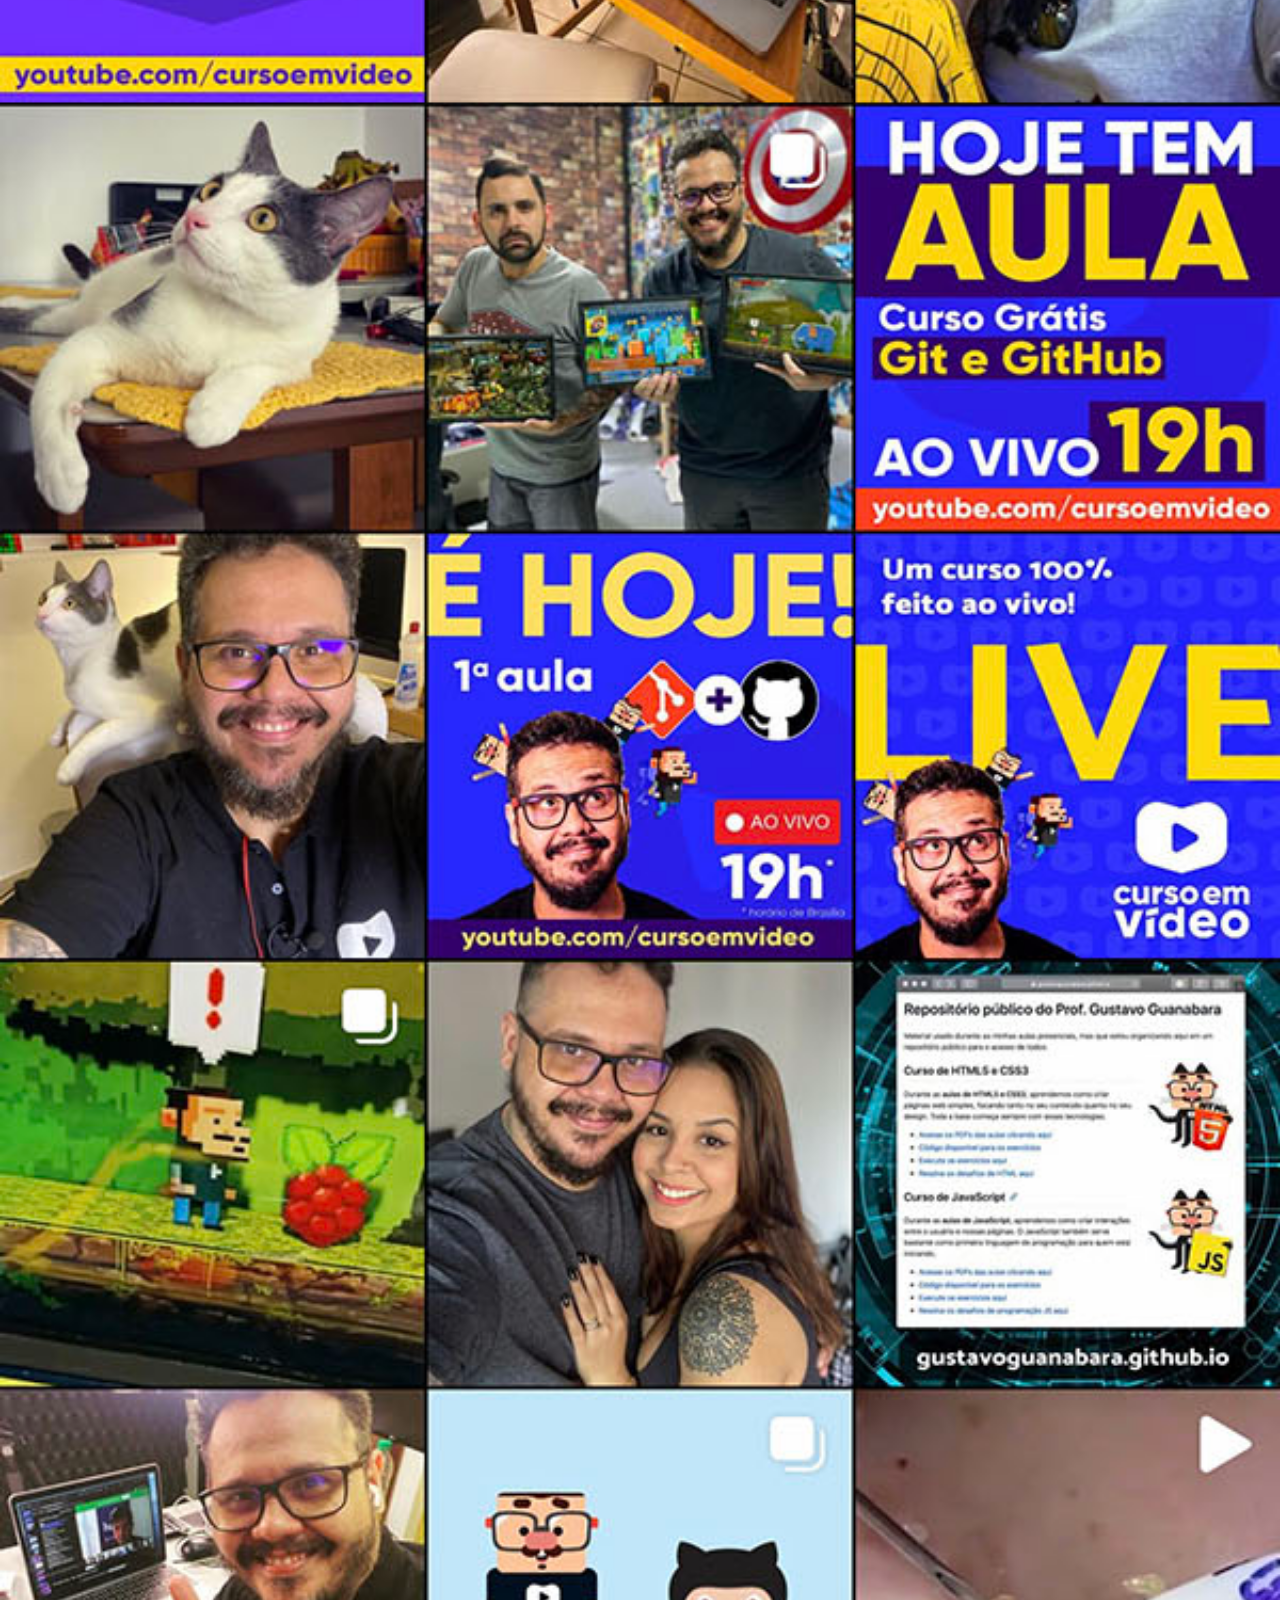
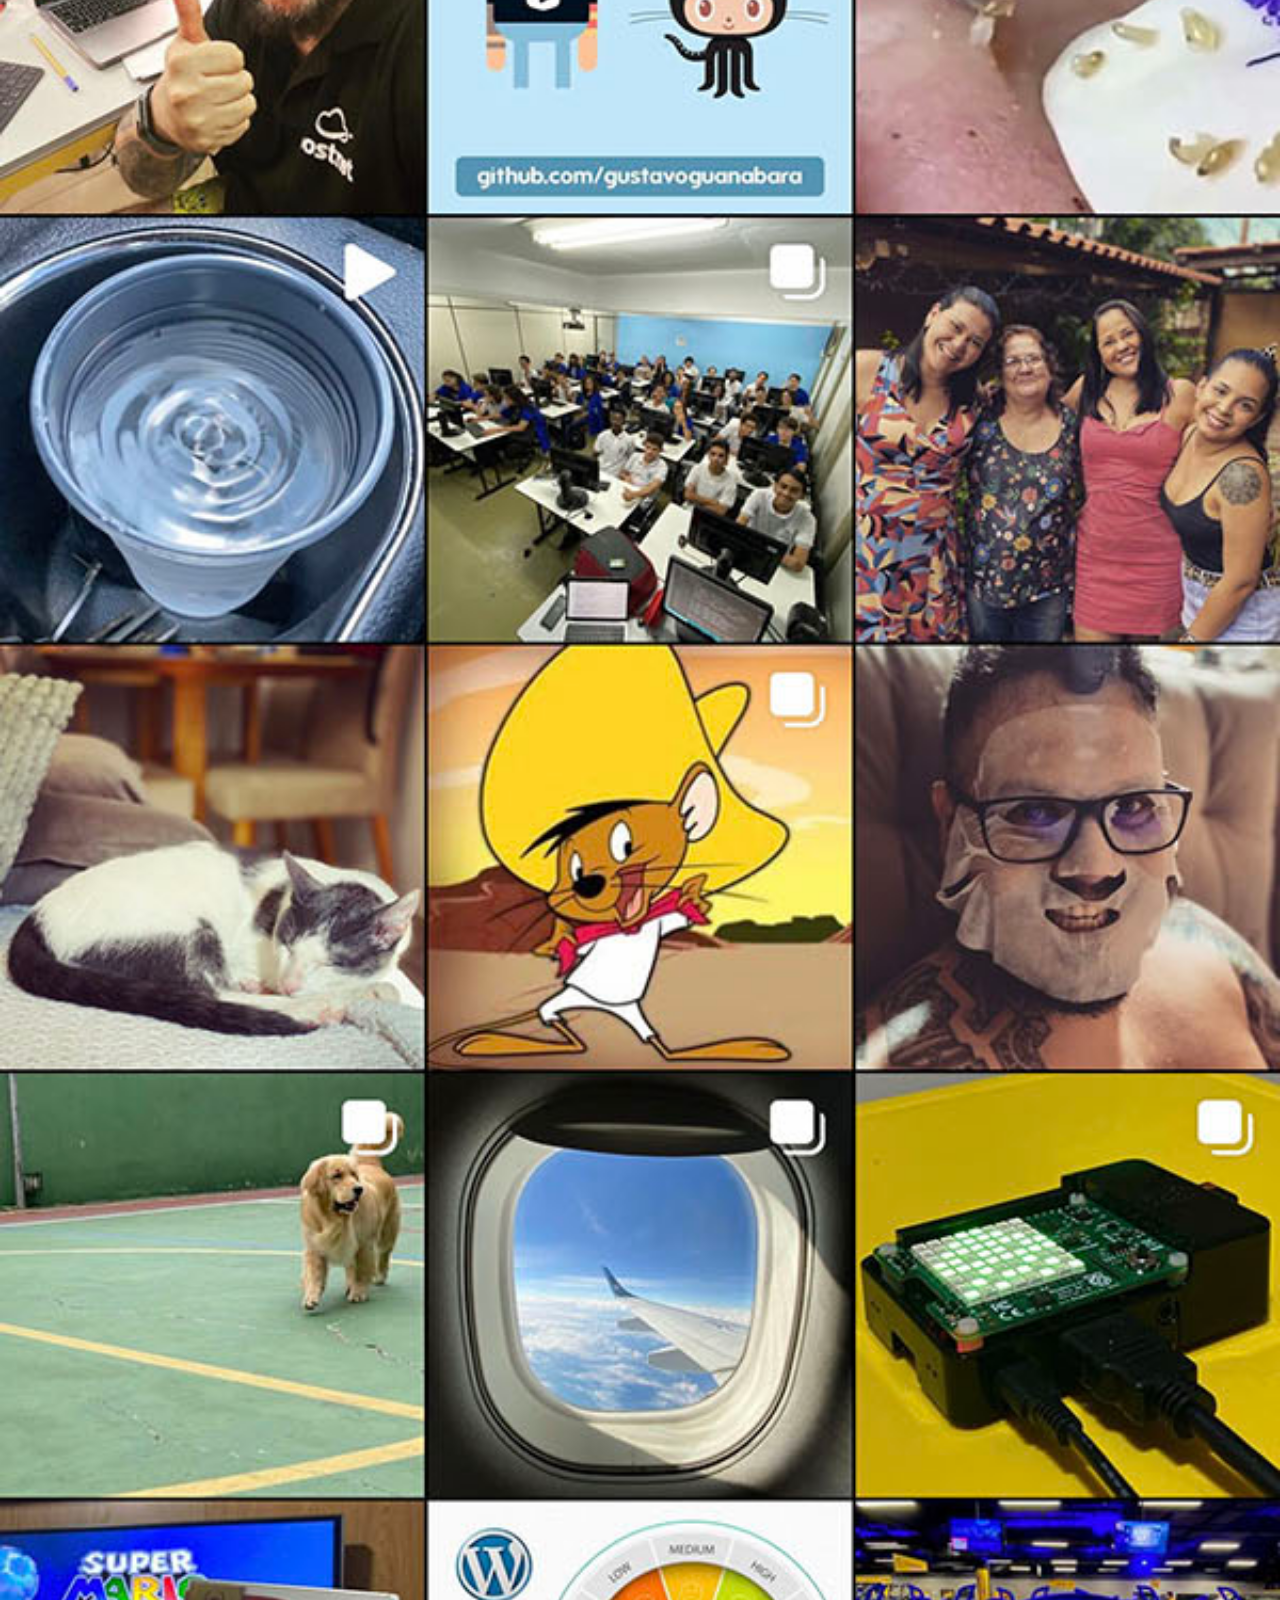
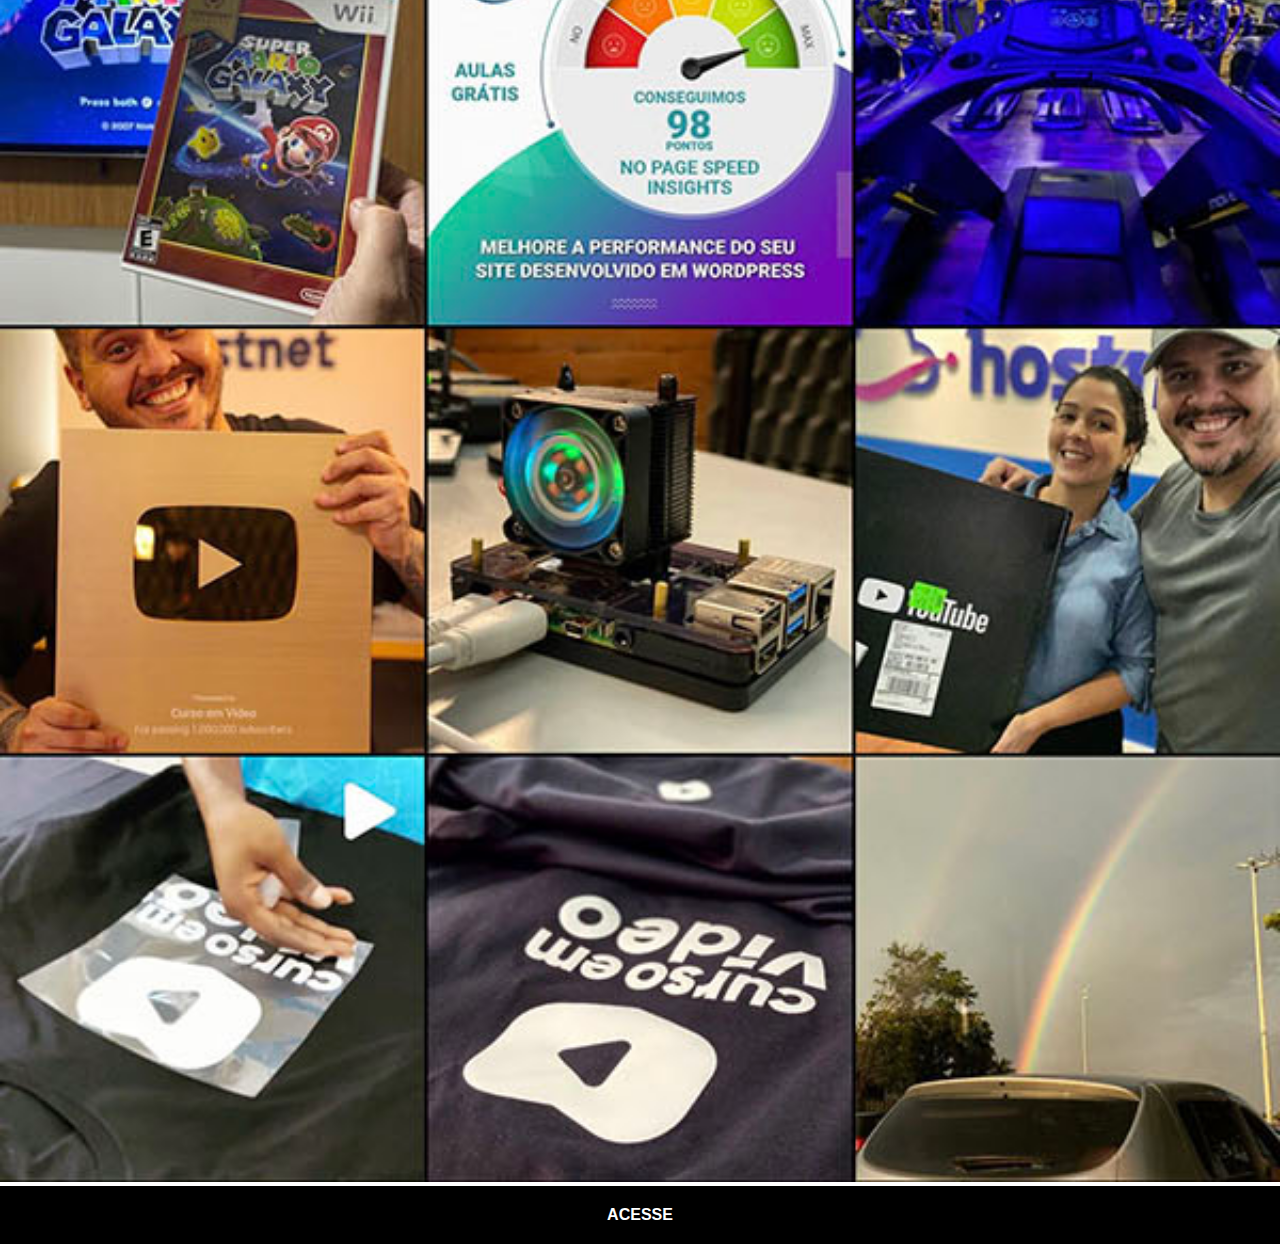
<file: instagram.html>
<!DOCTYPE html>
<html lang="pt-br">
<head>
    <meta charset="UTF-8">
    <meta name="viewport" content="width=device-width, initial-scale=1.0">
    <title>Instagram</title>
    <style>
        *{
            margin: 0px;
            padding: 0px;
            font-family: Arial, Helvetica, sans-serif;
        }

        ::-webkit-scrollbar{
            width: 0px;
            height: 0px;
        }

        img{
            width: 100vw;
        }

        a{
            display: block;
            padding: 20px;
            background-color: black;
            color: white;
            text-align: center;
            text-decoration: none;
            font-weight: bolder;
        }
        a:hover{
            background-image: linear-gradient(45deg, #FEBE38, #FF2E4A,#FF3580, #E616C4,#B323E7,#2B3BEA);
        }

    </style>
</head>
<body>
    <img src="imagens/tela-instagram.jpg" alt="Instagram">
    <a href="https://www.instagram.com/gustavoguanabara/" target="_blank">ACESSE</a>
</body>
</html>
</file>
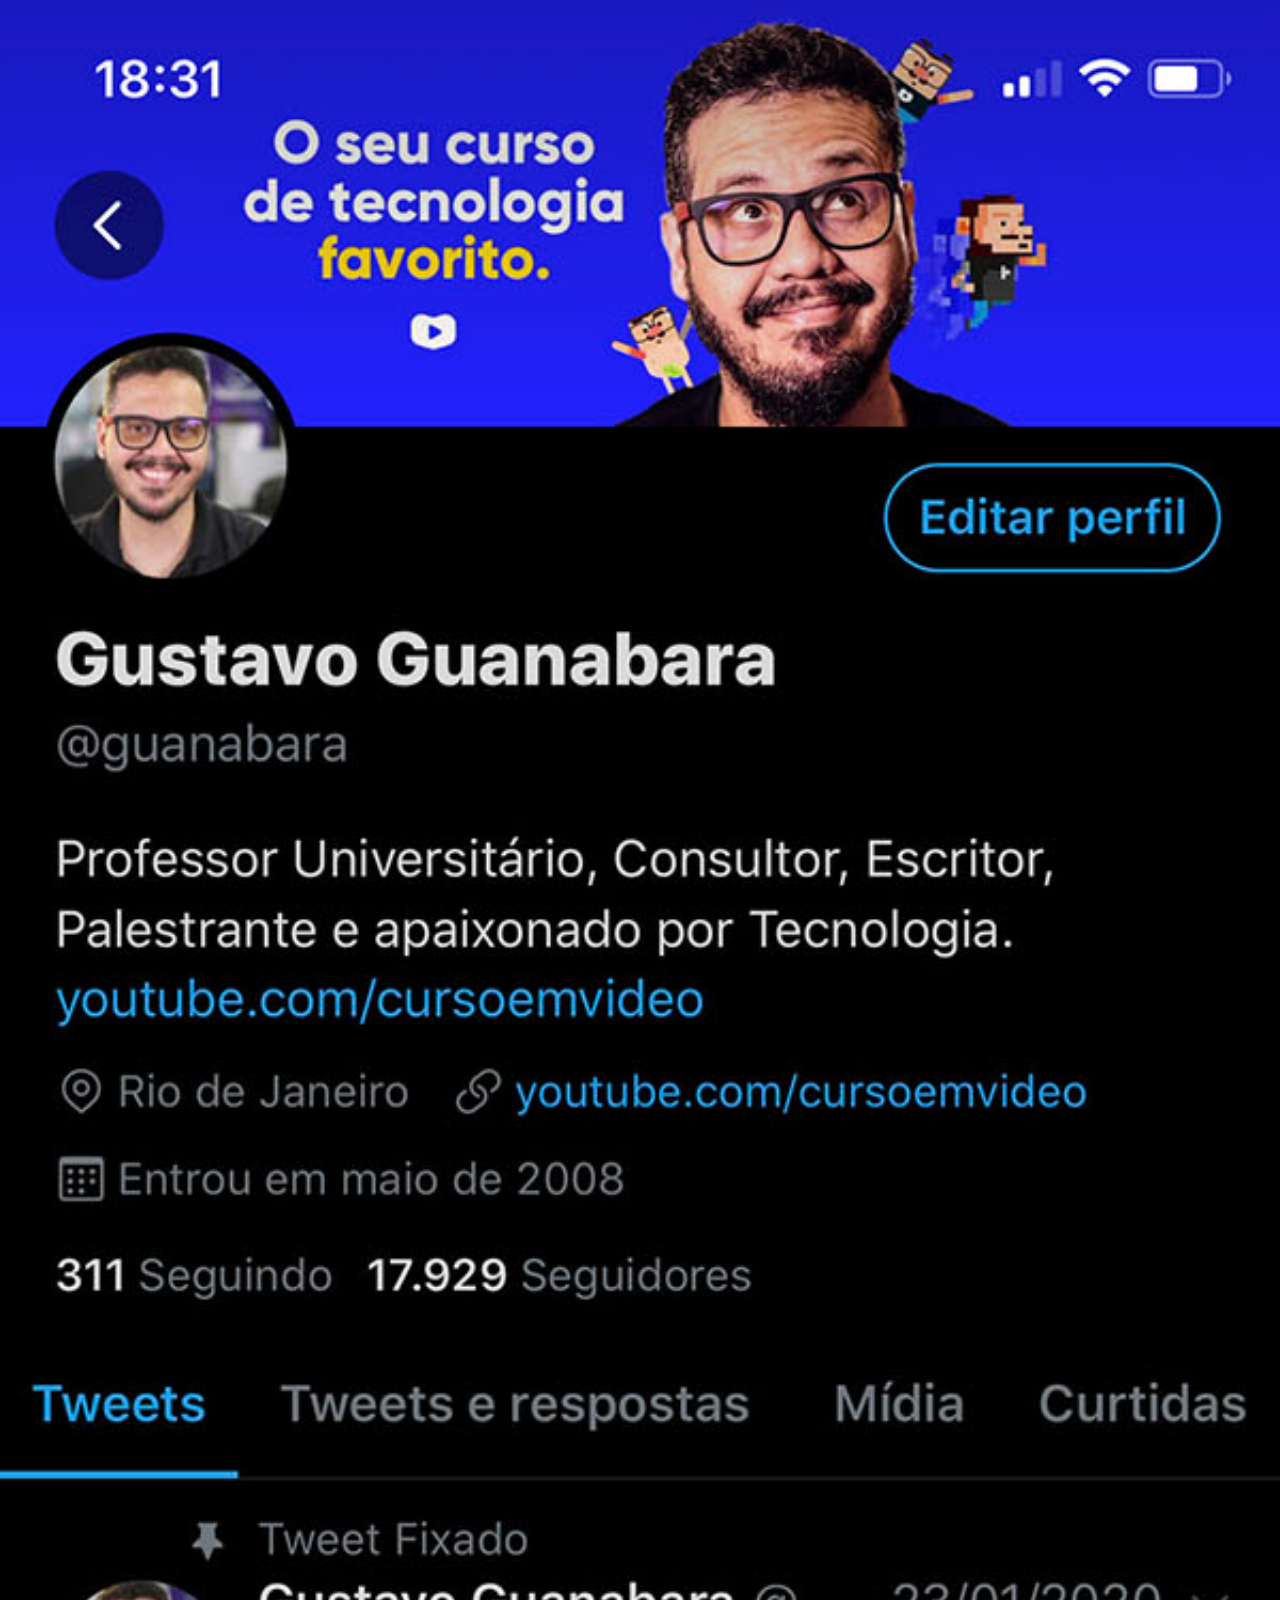
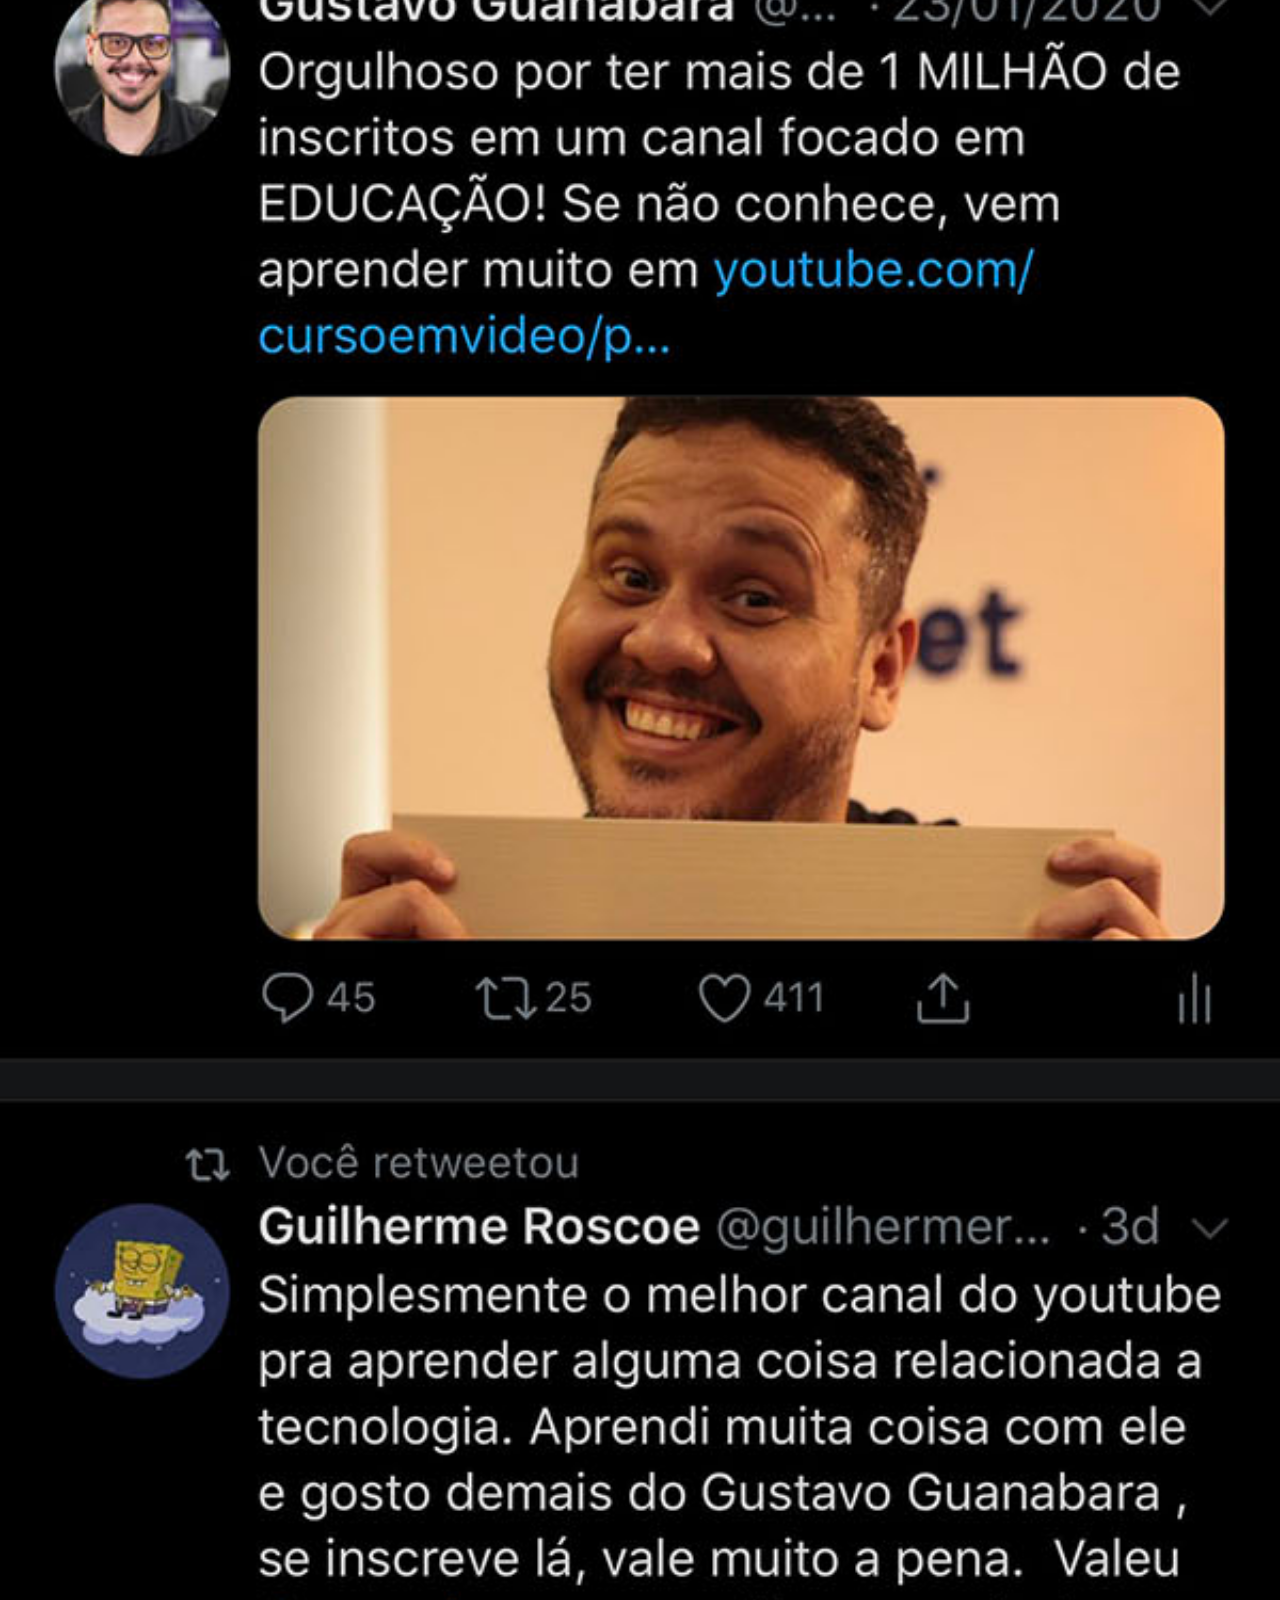
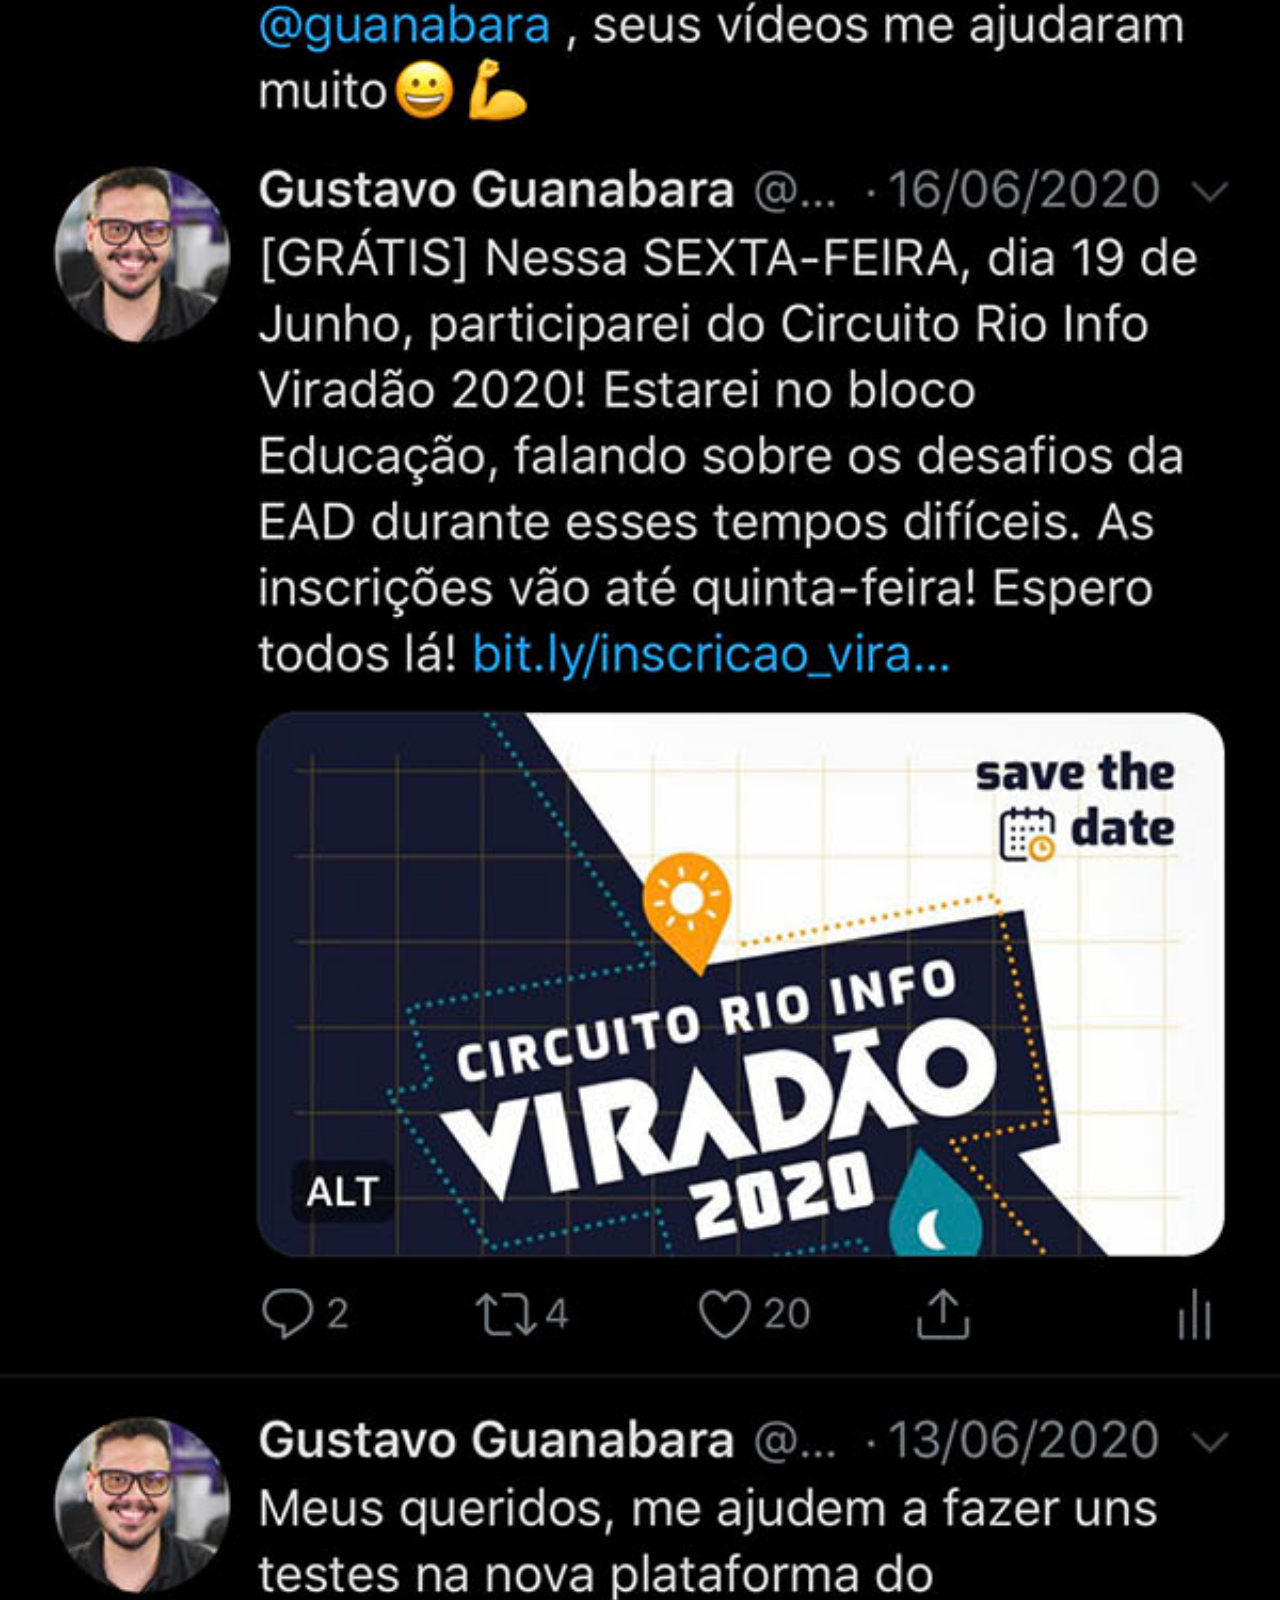
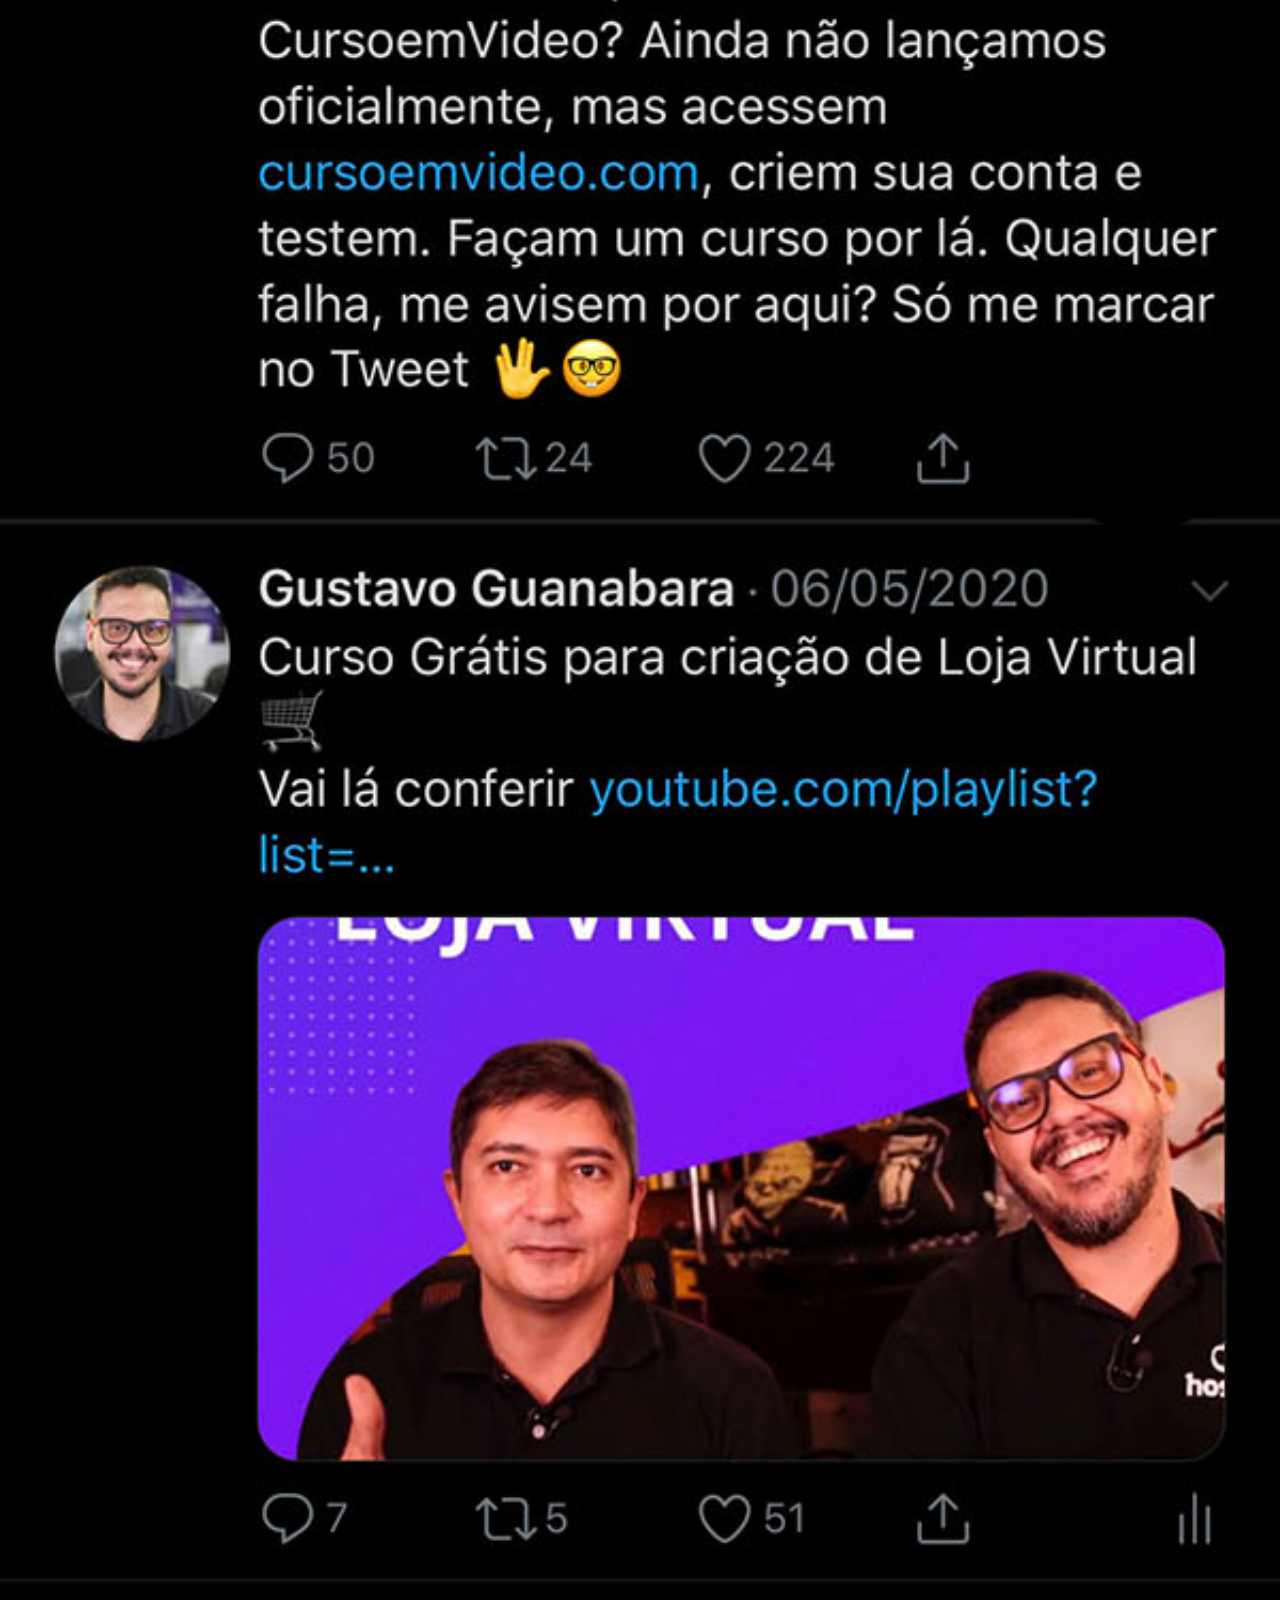
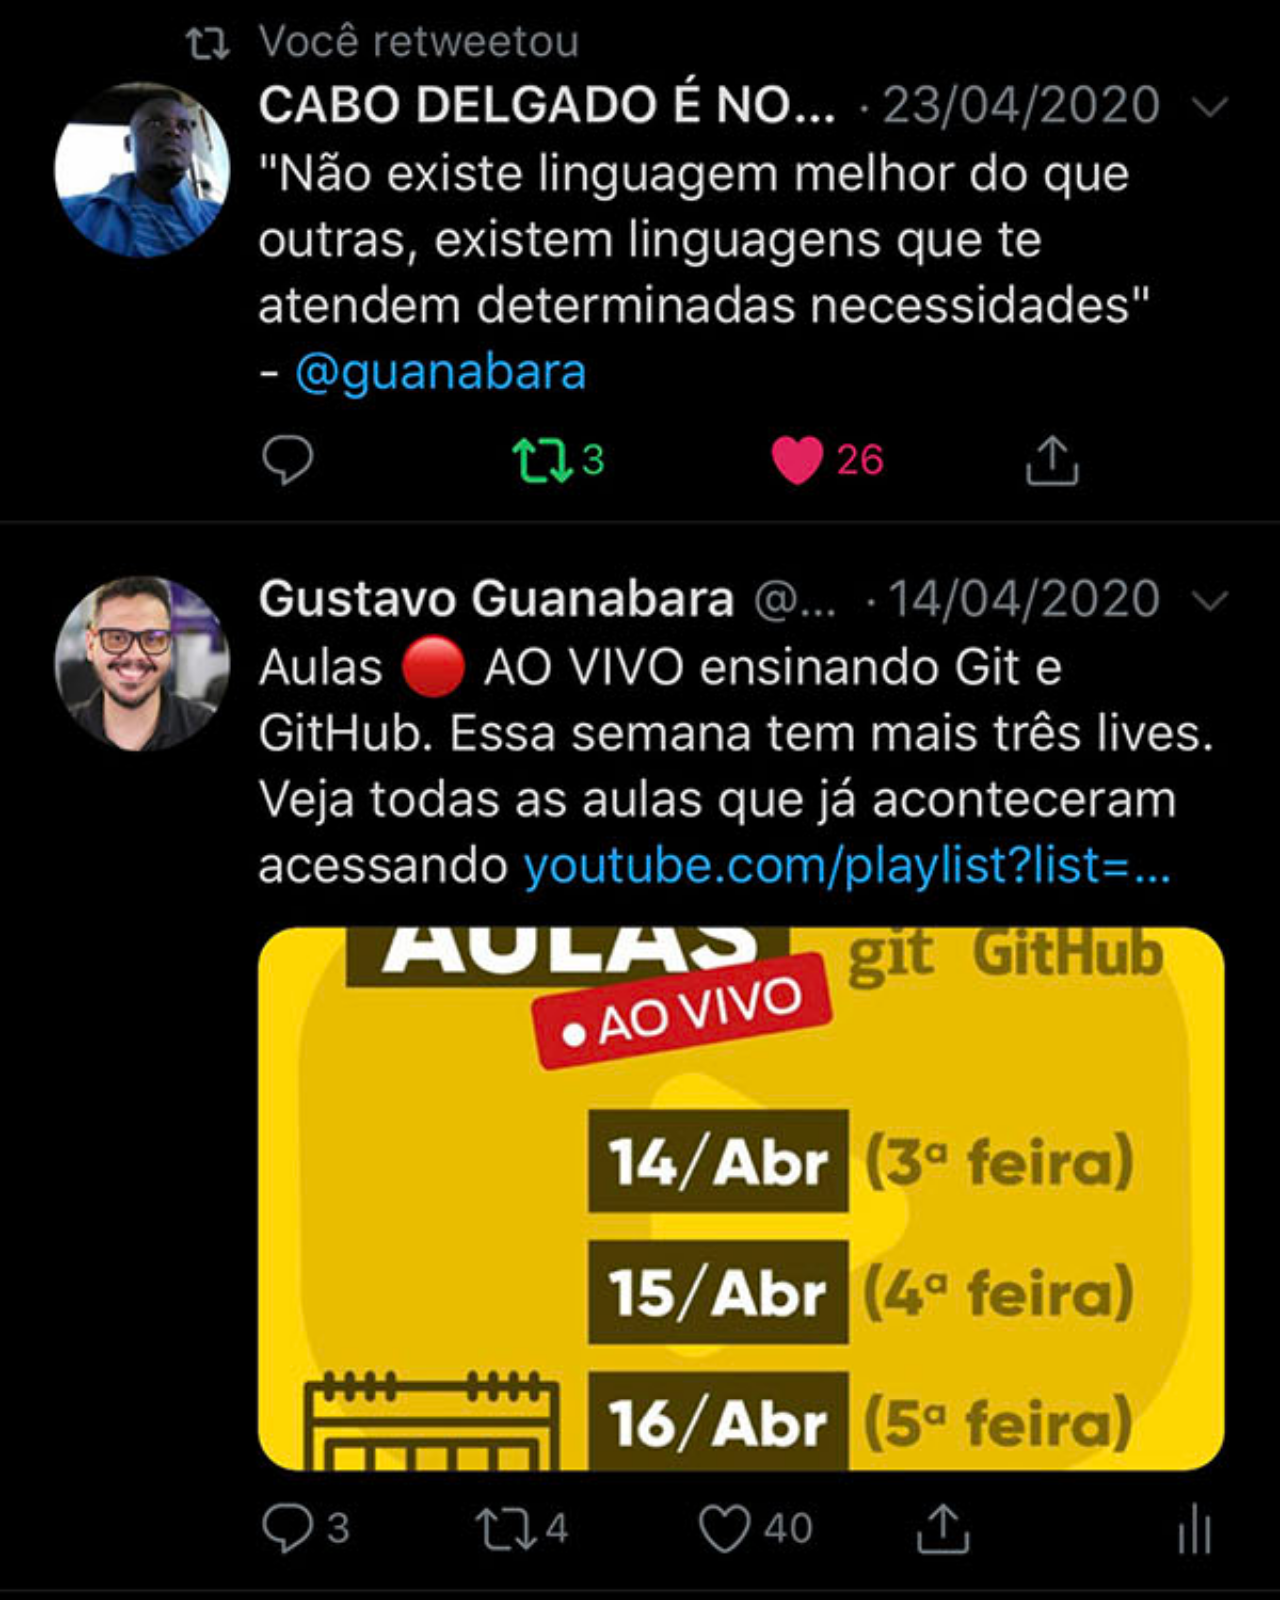
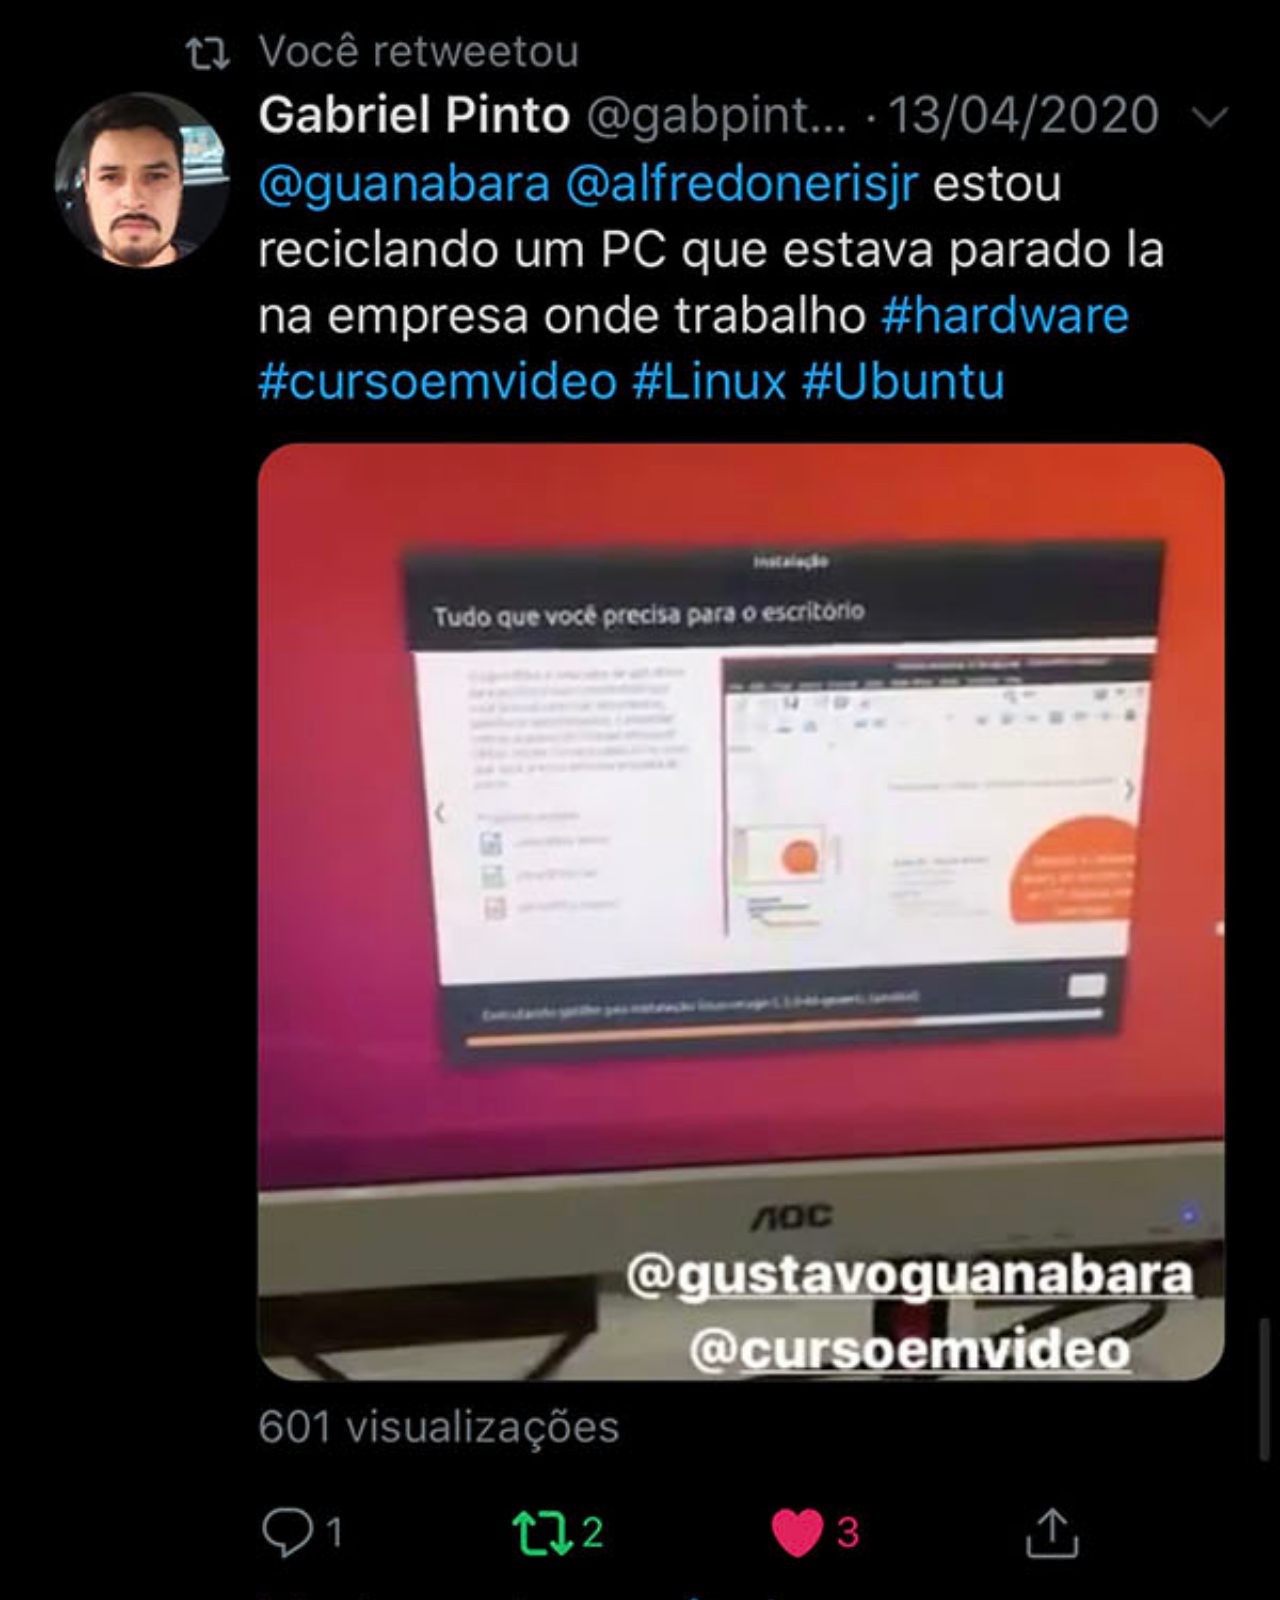
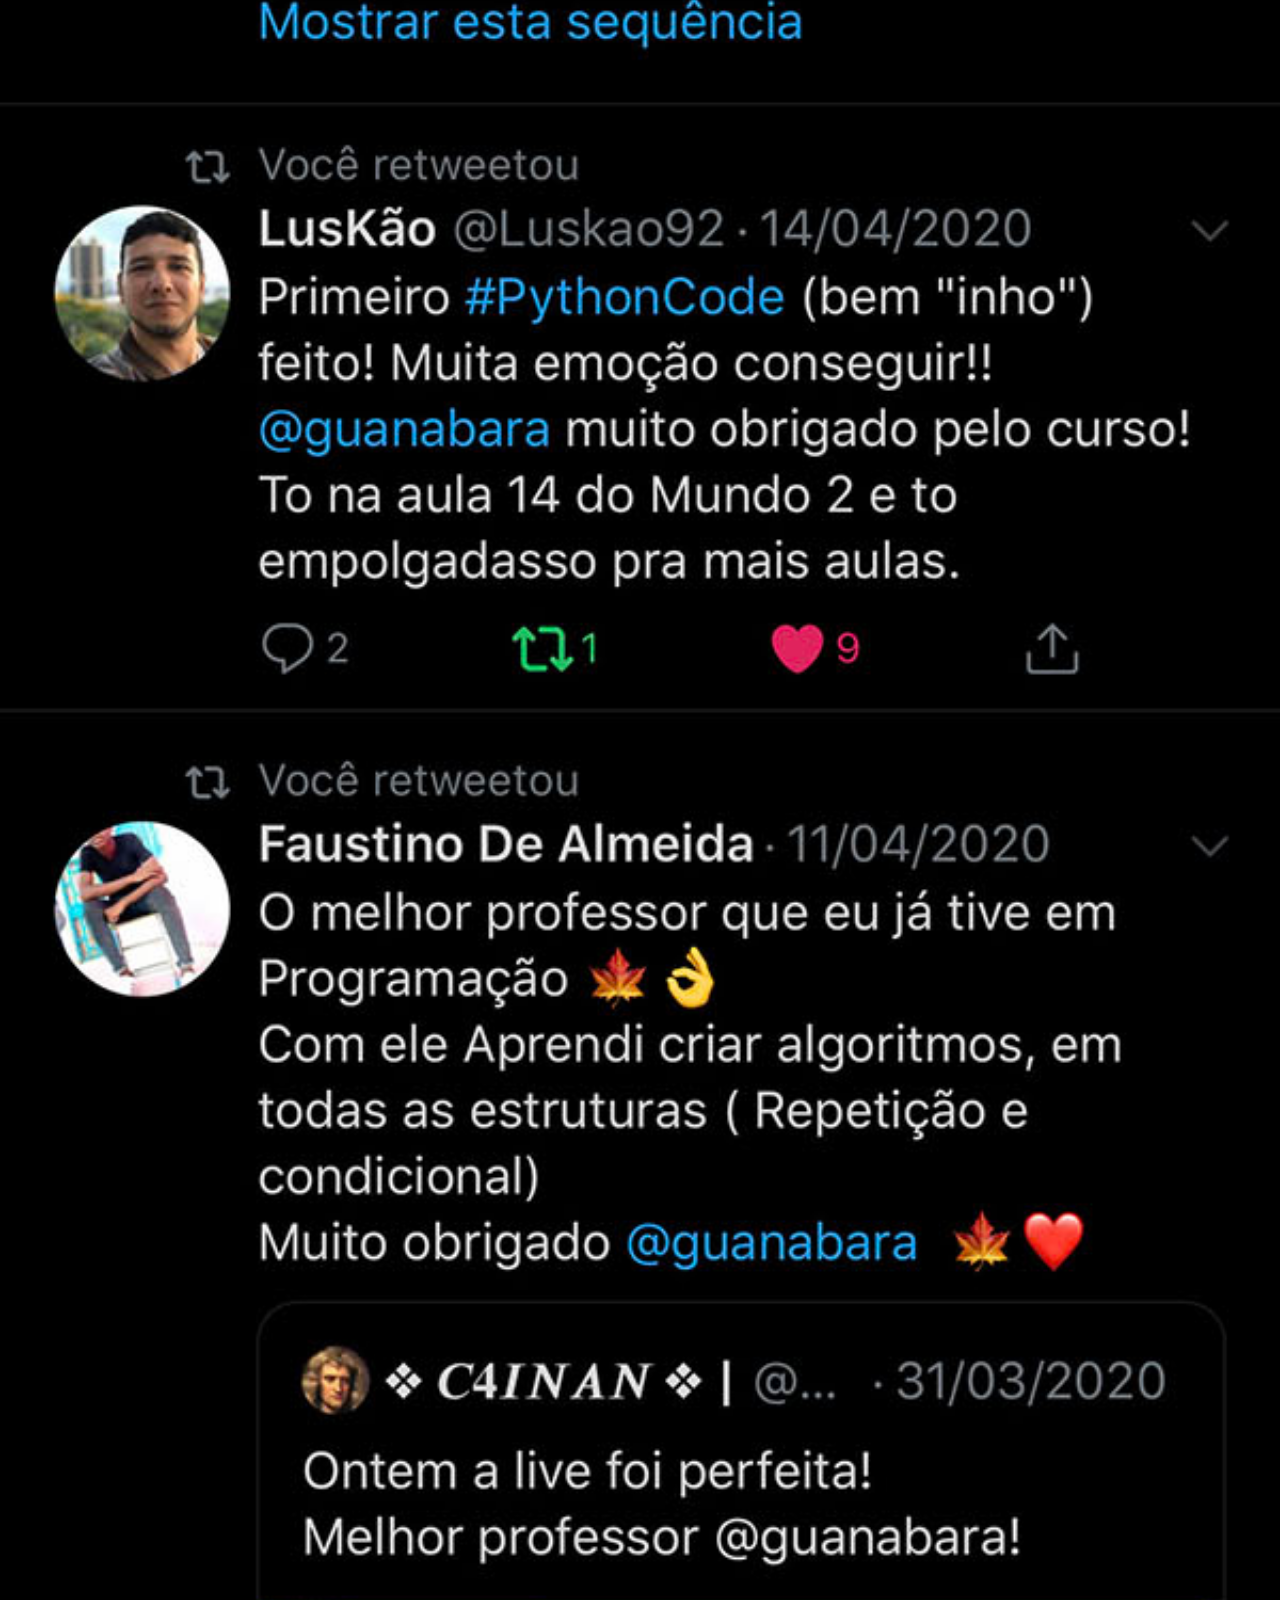
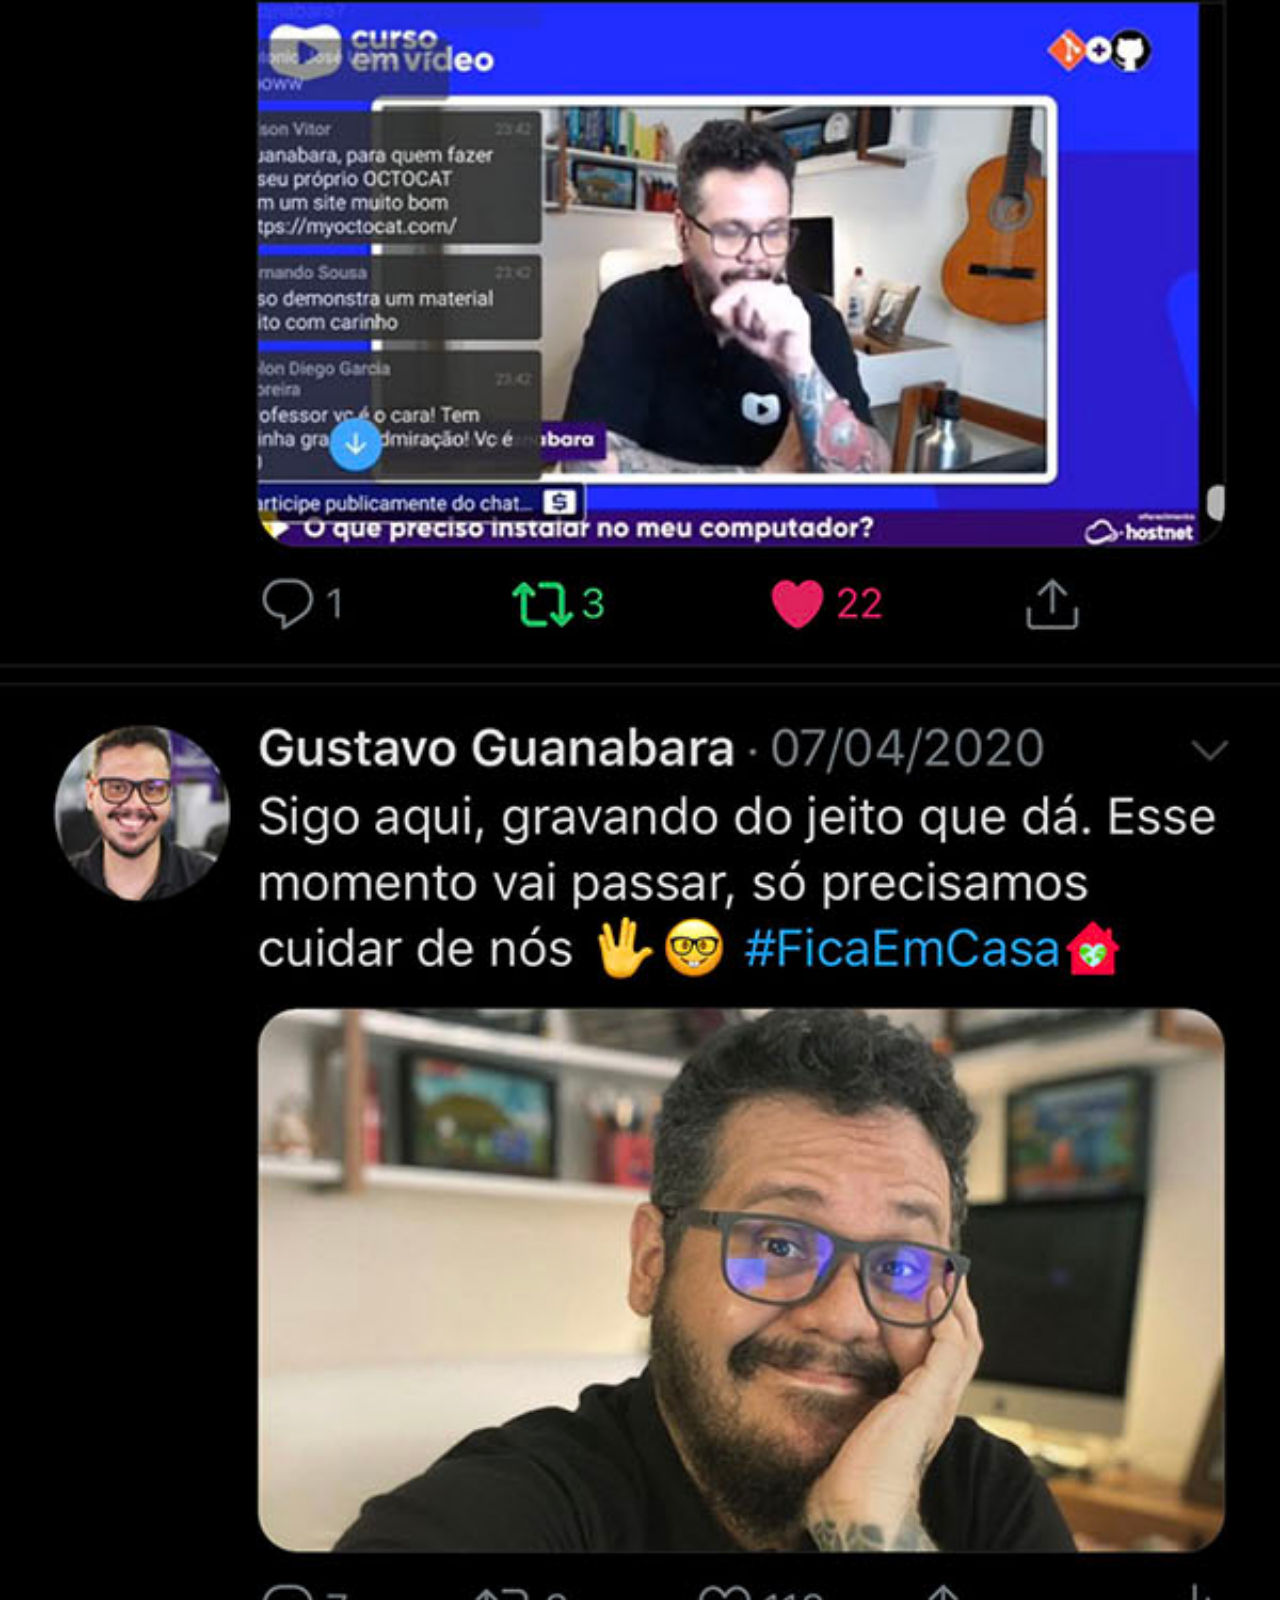
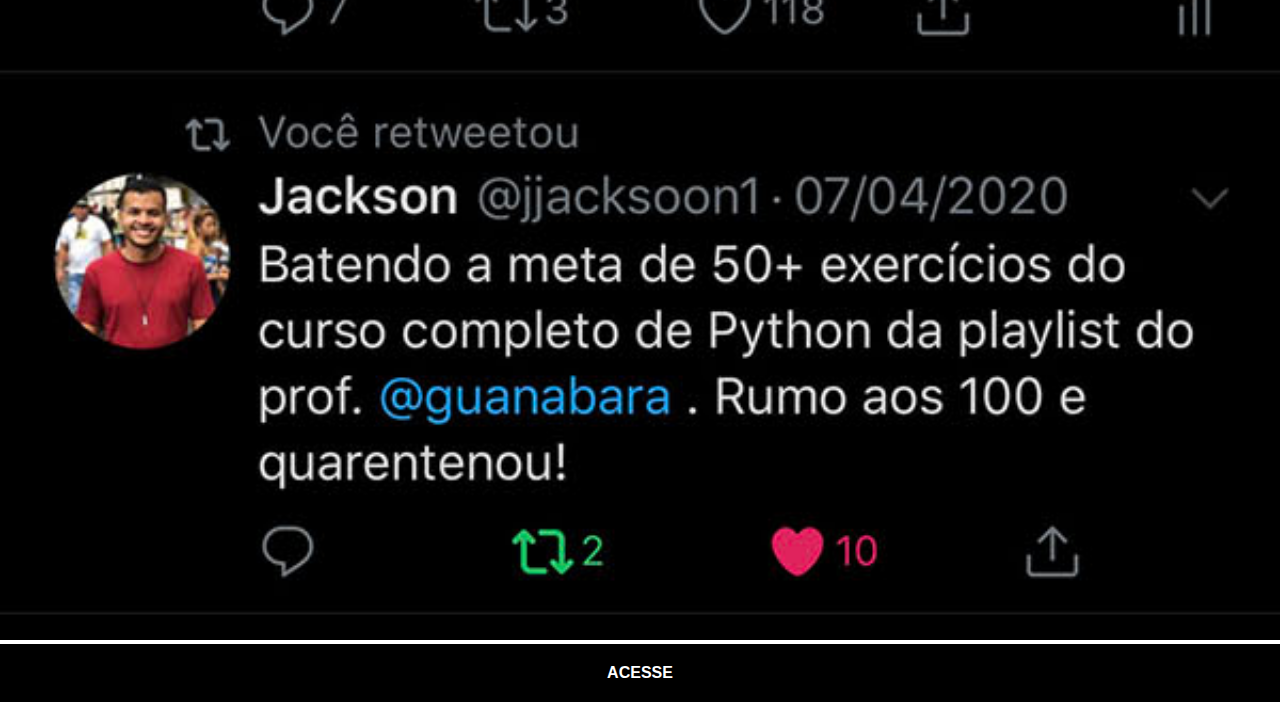
<file: twitter.html>
<!DOCTYPE html>
<html lang="pt-br">
<head>
    <meta charset="UTF-8">
    <meta name="viewport" content="width=device-width, initial-scale=1.0">
    <title>Twitter</title>
    <style>
        *{
            margin: 0px;
            padding: 0px;
            font-family: Arial, Helvetica, sans-serif;
        }

        ::-webkit-scrollbar{
            width: 0px;
            width: 0px;
        }

        img{
            width: 100vw;

        }
        
        a{
            display: block;
            padding: 20px;
            text-align: center;
            text-decoration: none;
            background-color: black;
            color: white;
            font-weight: bolder;
        }
        a:hover{
            background-color: #37B8FF;
        }
        
    </style>
</head>
<body>
    <img src="imagens/tela-twitter.jpg" alt="Twitter">
    <a href="https://x.com/?lang=pt" target="_blank">ACESSE</a>
</body>
</html>
</file>
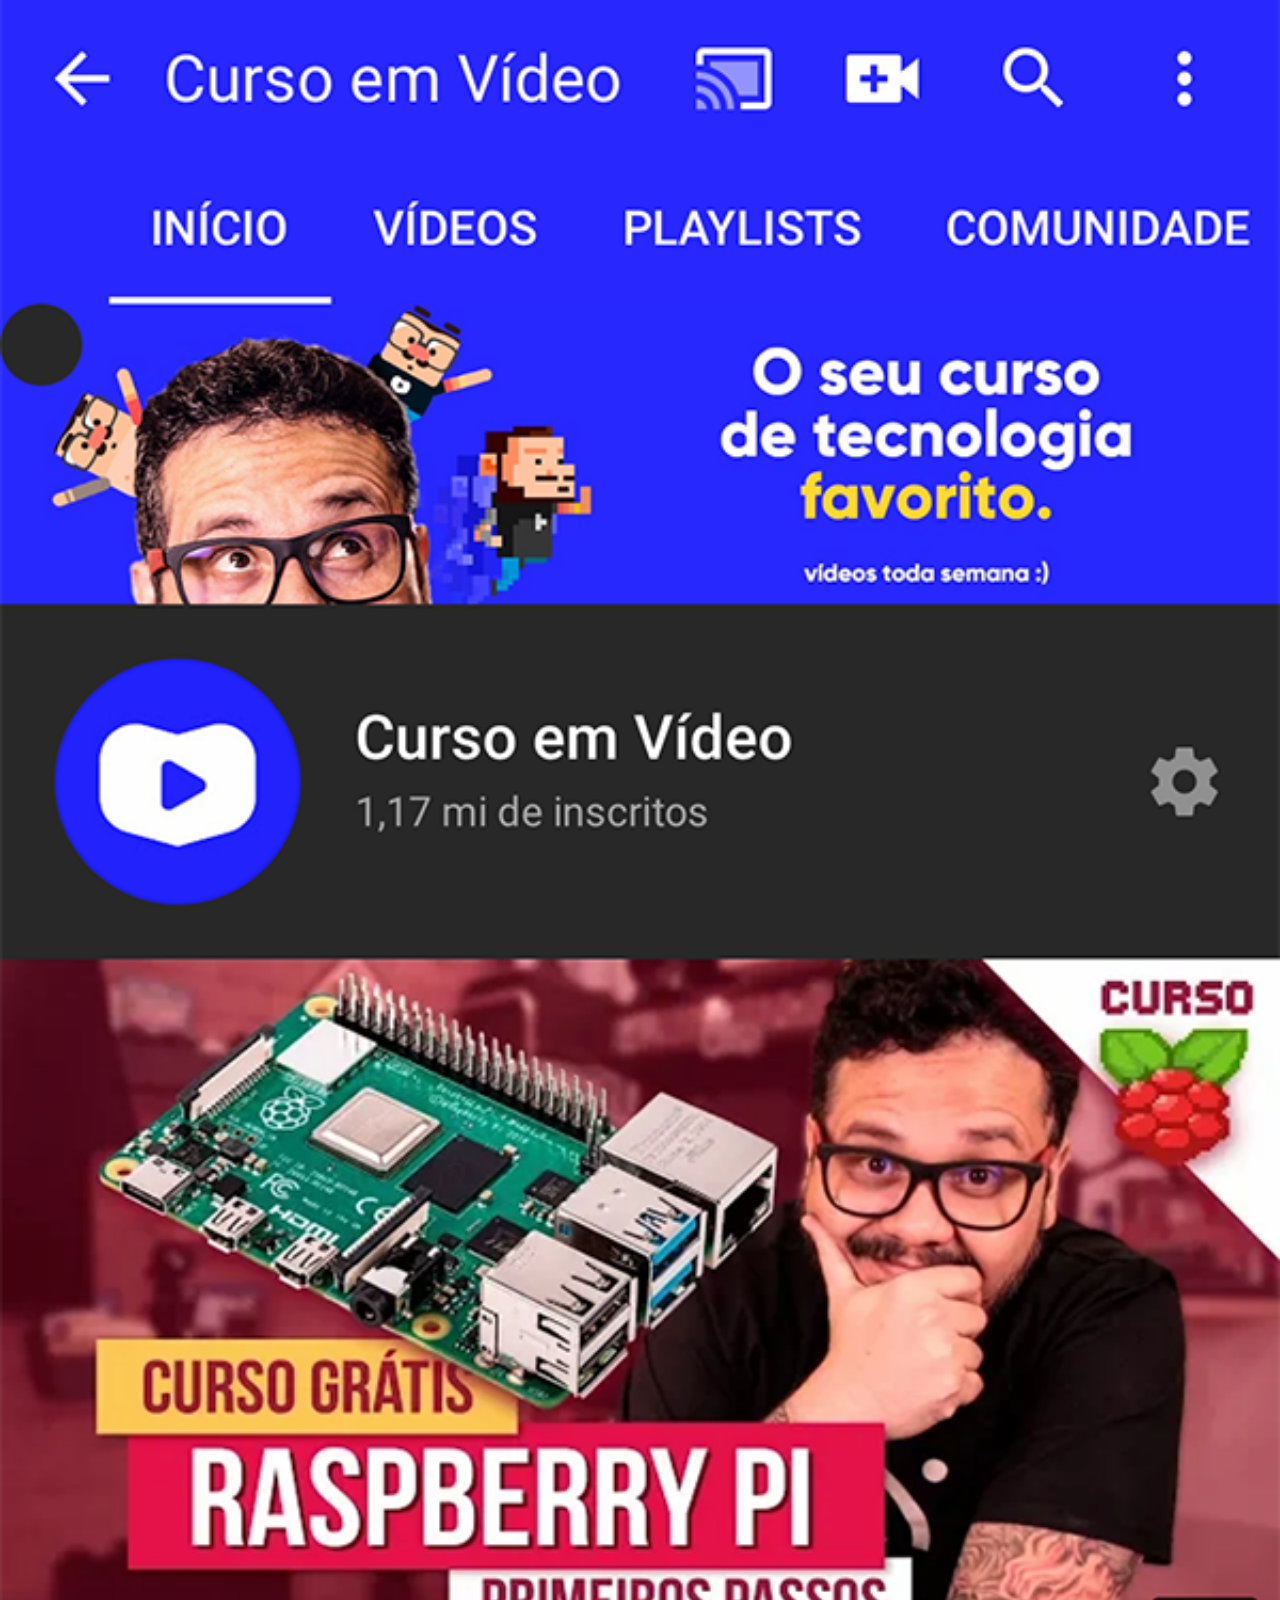
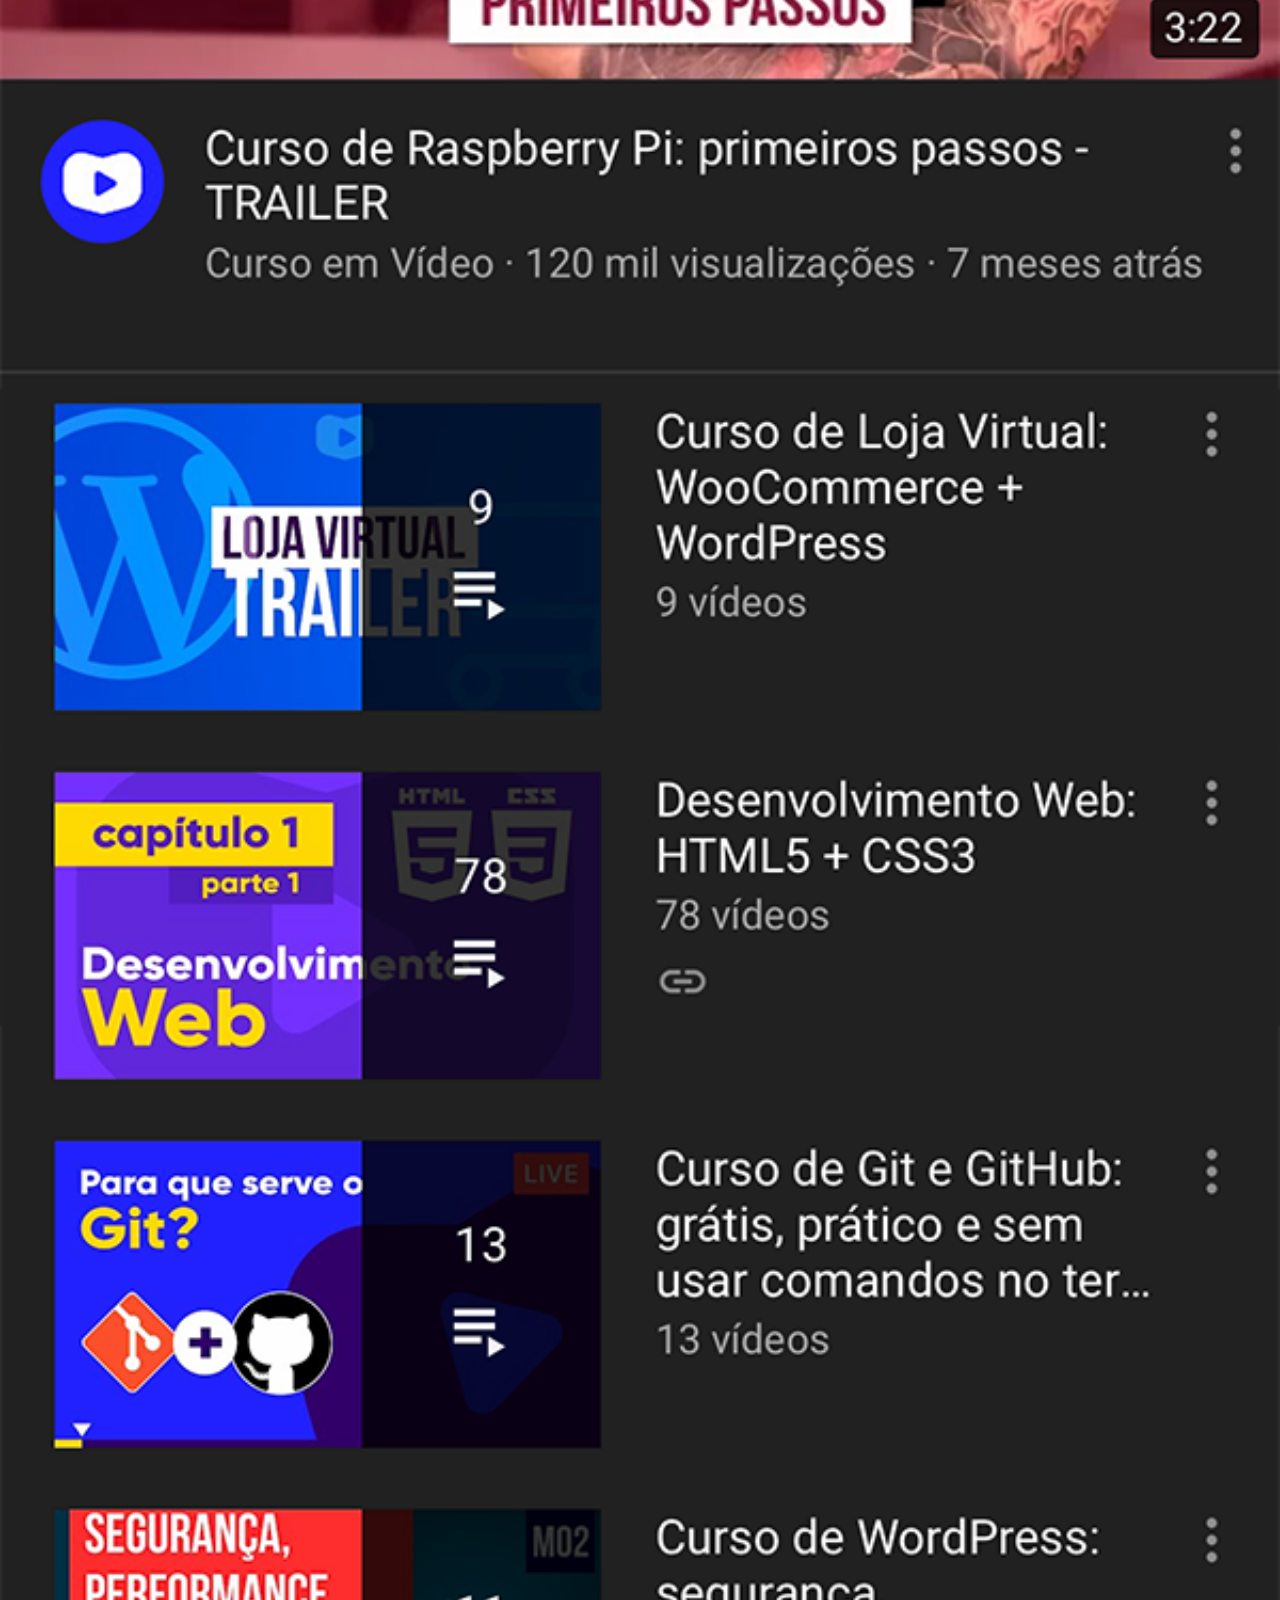
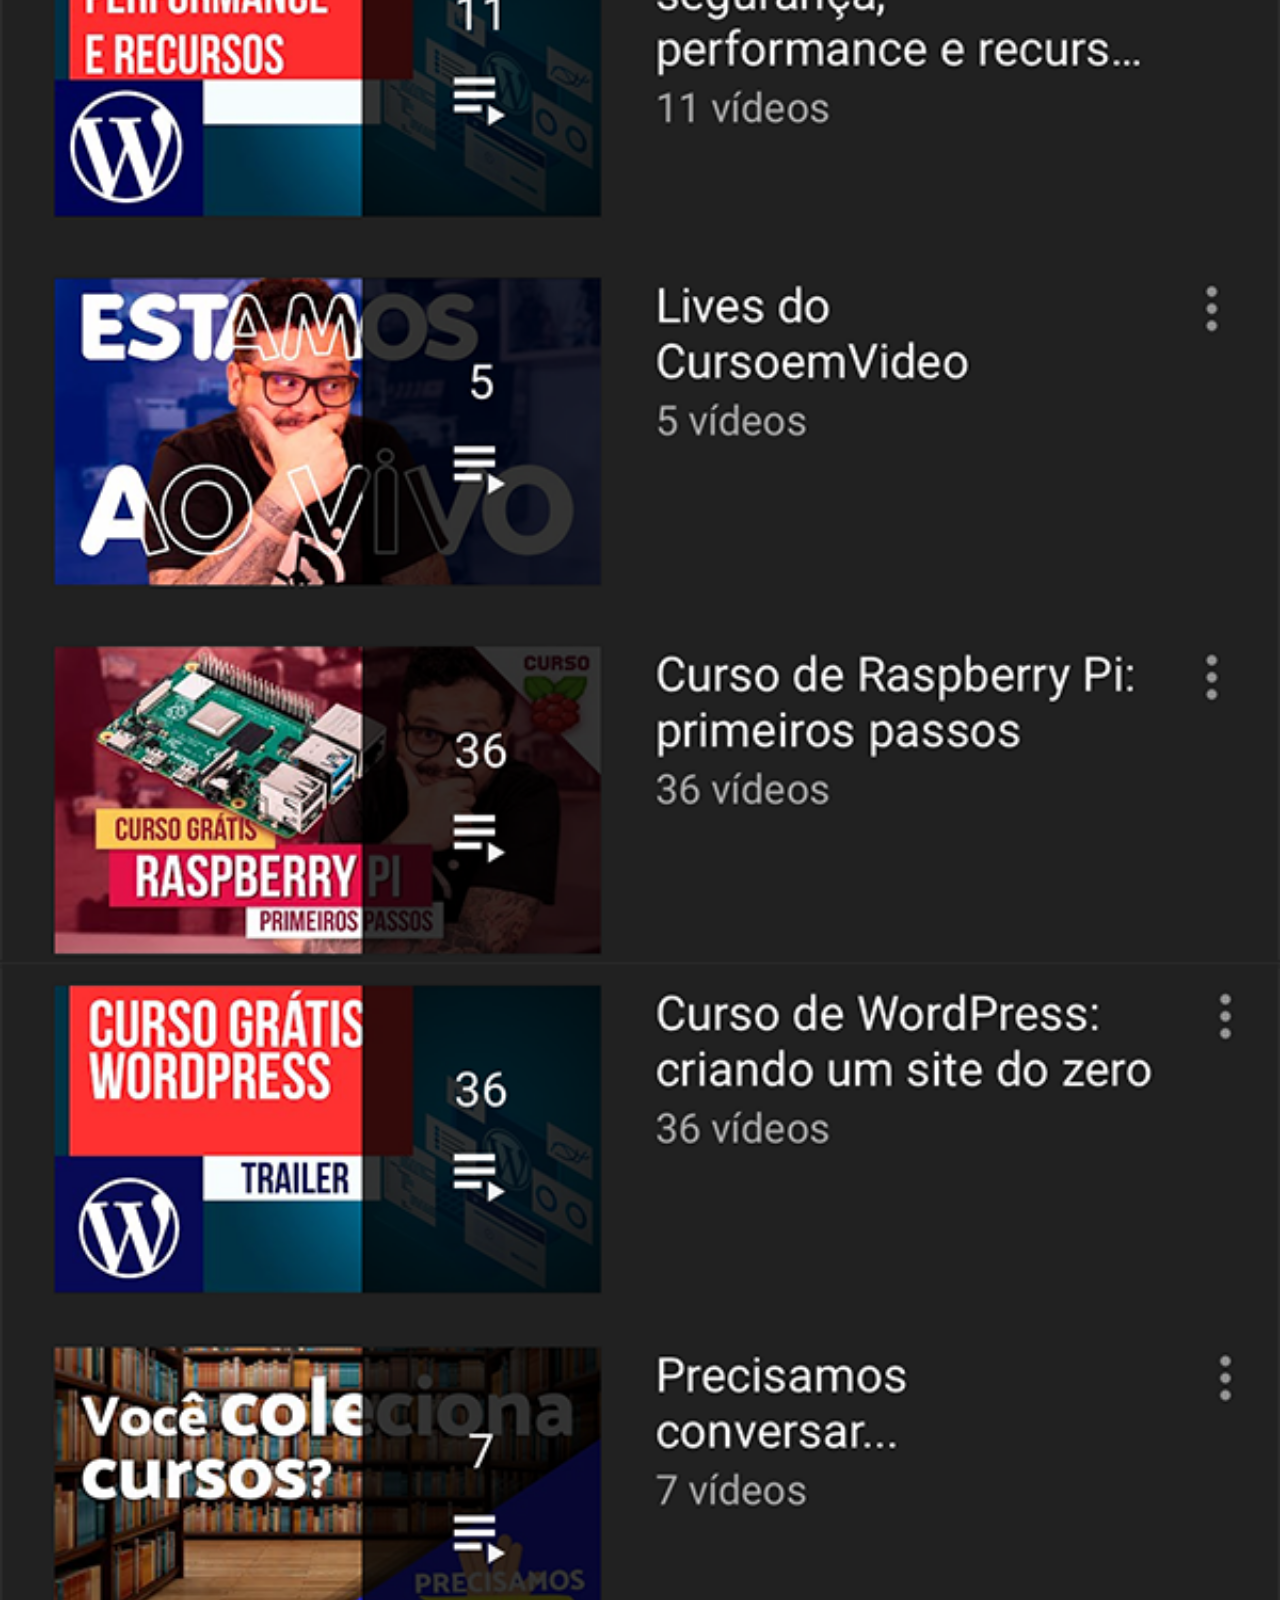
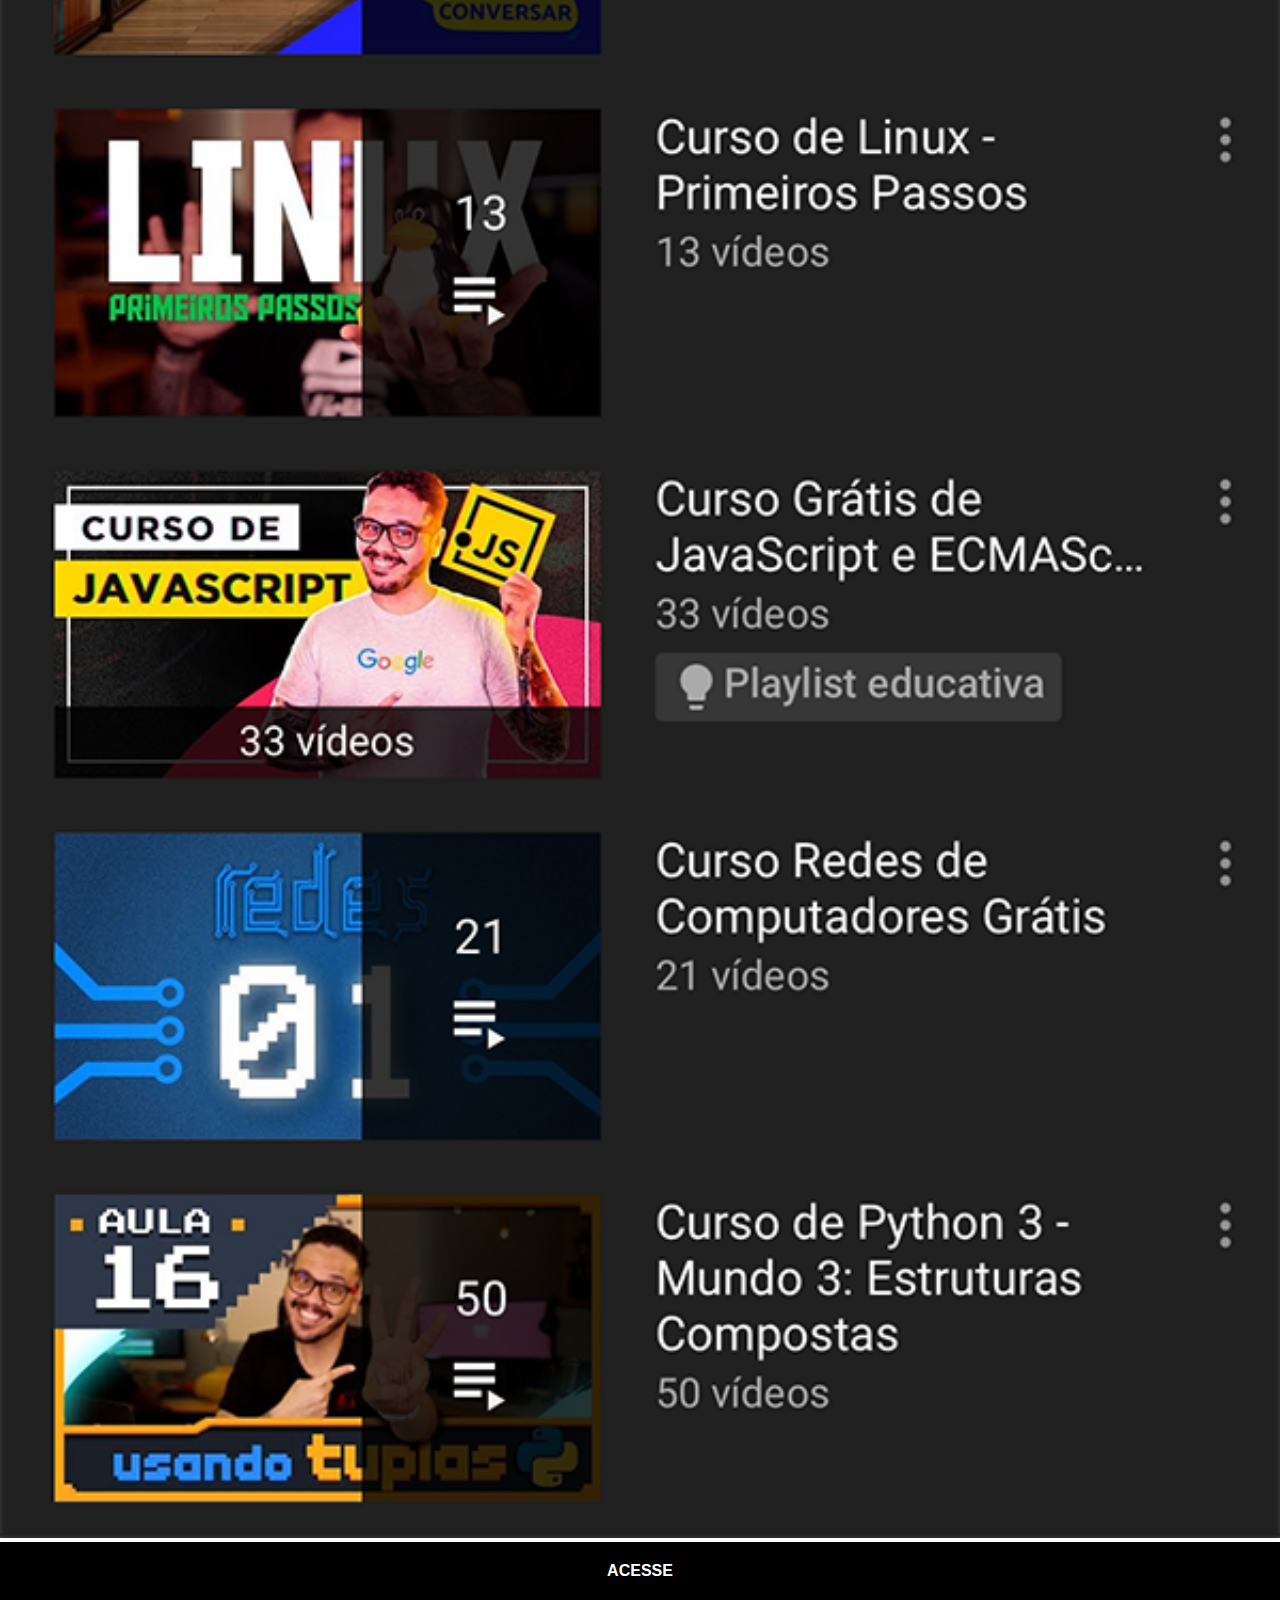
<file: youtube.html>
<!DOCTYPE html>
<html lang="pt-br">
<head>
    <meta charset="UTF-8">
    <meta name="viewport" content="width=device-width, initial-scale=1.0">
    <title>Youtube</title>
    <style>
        *{
            margin: 0px;
            padding: 0px;
            font-family: Arial, Helvetica, sans-serif;
        }

        ::-webkit-scrollbar{
            width: 0px;
            height: 0px;
        }

        img{
            width: 100vw;
        }

        a{
            display: block;
            padding: 20px;
            text-align: center;
            background-color: black;
            color: white;
            font-weight: bolder;
            text-decoration: none;
        }

        a:hover{
            background-color: red;
        }
    </style>
</head>
<body>
    <img src="imagens/tela-youtube.png"  alt="Youtube">
    <a href="https://www.youtube.com/c/CursoemV%C3%ADdeo/playlists" target="_blank">ACESSE</a>
    
</body>
</html>
</file>
<file: estilos/style.css>
@charset "UFT-8";

*{
    margin: 0;
    padding: 0;
    font-family: Arial, Helvetica, sans-serif;
}


html,body{
    height: 100vh;
    width: 100vw;
    background-color: black;
}

body{
    background: url('../imagens/fundo-novo.jpg') no-repeat top center;
    background-size: cover;
    background-attachment: fixed;
}

main{
    position: relative;
    height: 100vh;
}

section#telefone{
    position: absolute;
    top: 50%;
    left: 50%;
    transform: translate(-50%,-50%);
    height: 627px;
    width: 311px;
    background: url('../imagens/frame-iphone.png') no-repeat;
}
section#redes-sociais{
    text-align: right;
}

section#redes-sociais img{
    width: 50px;
    margin: 10px;
    border-radius: 50%;
    box-shadow: 2px 2px 5px rgba(0, 0, 0, 0.36);
    box-sizing: border-box;
    
}

section#redes-sociais img:hover{
    border: 2px solid rgba(255, 255, 255, 0.775);
    transform: translate(-3px, -3px);
    box-shadow: 5px 5px 10px rgba(0, 0, 0, 0.379);
    transition: transform 0.2s, border 0.2s;
}

iframe#tela{
    position: relative;
    top: 80px;
    left: 22px;
    width: 267px;
    height: 471px;
}
</file>
